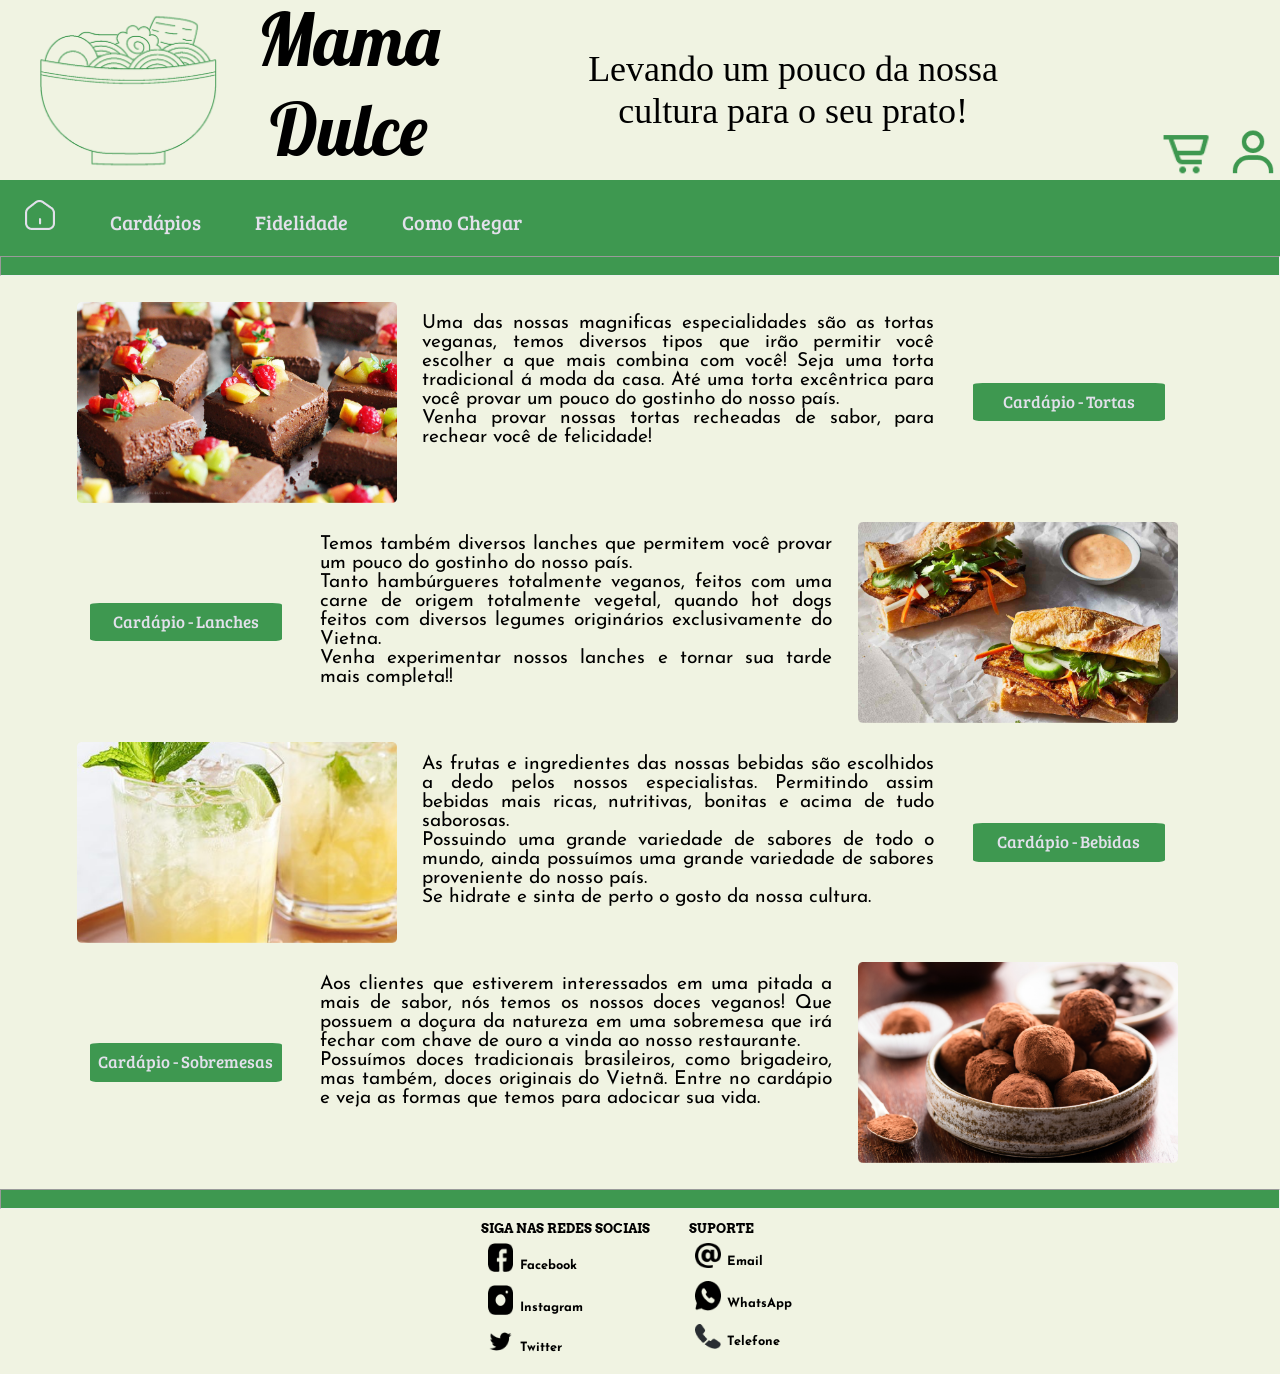
<file: index.html>
<!DOCTYPE html>
<html lang="pt-BR">
<head>
  <meta charset="UTF-8">
  <meta http-equiv="X-UA-Compatible" content="IE=edge">
  <meta name="viewport" content="width=device-width, initial-scale=1.0">
  <link rel="stylesheet" href="css/pattern.css">
  <link rel="stylesheet" href="css/homePage.css">
  <title>Home</title>
</head>
<body>
  <header class="header">
    
    <div class="divLogo">
      <img class="logo" src="img/Logo.png" alt="Logo Mama Dulce">
    </div>
    
    <div class="title">
      Mama<br>Dulce
    </div>
    
    <div class="slogan">
      Levando um pouco da nossa cultura para o seu prato!
    </div>

    <div class="divIconCart" onclick="window.location.href='./Cart.html'">
      <img class="iconCart" src="img/Cart Icon.png" alt="Ícone de um Carrinho de Compras"/>
    </div>

    <div class="divIconAccount" onclick="window.location.href='./Account.html'">
      <img class="iconAccount" src="img/Account Icon.png" alt="Ícone de um Usuário">
    </div>
    
  </header>

  <ul>
    <li><a href="./index.html"><img src="./img/Home Icon.png" alt="Ícone Home"></a></li>
    <li>
      <a href="#">Cardápios</a>
      <ul class="dropdown">
        <li><a href="./MMain.html">Principal</a></li>
        <li><a href="./MPies.html">Tortas</a></li>
        <li><a href="./MSnacks.html">Lanches</a></li>
        <li><a href="./MDrinks.html">Bebidas</a></li>
        <li><a href="./MDesserts.html">Sobremesas</a></li>
      </ul>
    </li>
    <li>
      <a href="#">Fidelidade</a>
      <ul class="dropdown">
        <li><a href="./FPlan.html">Plano Fidelidade</a></li>
        <li><a href="./FPoints.html">Conseguindo Pontos</a></li>
        <li><a href="./FMenu.html">Cardápio Fidelidade</a></li>
      </ul>
    </li>
    <li>
      <a href="#">Como Chegar</a>
      <ul class="dropdown">
        <li><a href="./HTGRestaurants.html">Restaurantes</a></li>
        <li><a href="./HTGDelivery.html">Áreas de Delivery</a></li>
      </ul>
    </li>
  </ul>

  <div class="divCarousel">
  </div>

  <hr class="divBar">

  <div class="divContent">
    <div class="divPies">
      
      <img class="menuPicture" src="./img/Pies/Chocolate Pie.png" alt="Torta de Chocolate">

      <div class="descMenu">

        
        Uma das nossas magnificas especialidades são as tortas veganas, temos diversos tipos que irão permitir você escolher a 
        que mais combina com você! Seja uma torta tradicional á moda da casa. Até uma torta excêntrica para você provar um pouco do 
        gostinho do nosso país.
        <p> Venha provar nossas tortas recheadas de sabor, para rechear você de felicidade! </p>

      </div>
      
      <div class="divButton">
        <button class="buttonMenu" onclick="window.location.href='MPies.html'">Cardápio - Tortas</button>
      </div>
      
    </div>

    <div class="divSnacks">

      <div class="divButton">
        <button class="buttonMenu" onclick="window.location.href='MSnacks.html'"">Cardápio - Lanches</button>
      </div>

      <div class="descMenu">

        Temos também diversos lanches que permitem você provar um pouco do gostinho do nosso país.
        <p> Tanto hambúrgueres totalmente veganos, feitos com uma carne de origem totalmente vegetal, quando hot dogs feitos com 
        diversos legumes originários exclusivamente do Vietna. </p>
        <p> Venha experimentar nossos lanches e tornar sua tarde mais completa!! </p>

      </div>
      
      <img class="menuPicture" src="./img/Snacks/Banh Mi.png" alt="Banh Mi">
      
    </div>

    <div class="divDrinks">

      <img class="menuPicture" src="./img/Drinks/Trah Chanh Hanoi.png" alt="Trah Chanh Hanoi">
      <div class="descMenu">
        
        As frutas e ingredientes das nossas bebidas são escolhidos a dedo pelos nossos especialistas. Permitindo assim bebidas mais ricas, 
        nutritivas, bonitas e acima de tudo saborosas.
        <p> Possuindo uma grande variedade de sabores de todo o mundo, ainda possuímos uma grande variedade de sabores proveniente do 
        nosso país. </p>

        <p> Se hidrate e sinta de perto o gosto da nossa cultura. </p>
      </div>

      <div class="divButton">
        <button class="buttonMenu" onclick="window.location.href='MDrinks.html'">Cardápio - Bebidas</button>
      </div>
    </div>

    <div class="divDesserts">

      <div class="divButton">
        <button class="buttonMenu" onclick="window.location.href='MDesserts.html'">Cardápio - Sobremesas</button>
      </div>
      
      <div class="descMenu">

        Aos clientes que estiverem interessados em uma pitada a mais de sabor, nós temos os nossos doces veganos! Que possuem a doçura da 
        natureza em uma sobremesa que irá fechar com chave de ouro a vinda ao nosso restaurante.
        <p> Possuímos doces tradicionais brasileiros, como brigadeiro, mas também, doces originais do Vietnã. Entre no cardápio e veja as 
        formas que temos para adocicar sua vida. </p>

      </div>

      <img class="menuPicture" src="./img/Desserts/Vegan Brigadeiro.png" alt="Brigadeiro Vegano" ">
      
    </div>
  </div>

  <hr class="divBar">

  <div class="divContacts">
    <div class="divFollow">
      SIGA NAS REDES SOCIAIS

      <div class="contContacts">
        <p class="Contacts"> <img class="imgContacts" src="./img/Facebook Icon.png" alt="Icone do Facebook"> Facebook </p>
        <p class="Contacts"> <img class="imgContacts" src="./img/Instagram Icon.png" alt="Icone do Instagram"> Instagram </p>
        <p class="Contacts"> <img class="imgContacts" src="./img/Twitter Icon.png" alt="Icone do Twitter"> Twitter </p>
      </div>
    </div>

    <div class="divSupport">
      SUPORTE

      <div class="contContacts">
        <p class="Contacts"> <img class="imgContacts" src="./img/Email Icon.png" alt="Icone do Email"> Email </p>
        <p class="Contacts"> <img class="imgContacts" src="./img/WhatsApp Icon.png" alt="Icone do WhatsApp"> WhatsApp </p>
        <p class="Contacts"> <img class="imgContacts" src="./img/Phone Icon.png" alt="Icone de Telefone"> Telefone </p>
      </div>
    </div>
  </div>

</body>
</html>
</file>
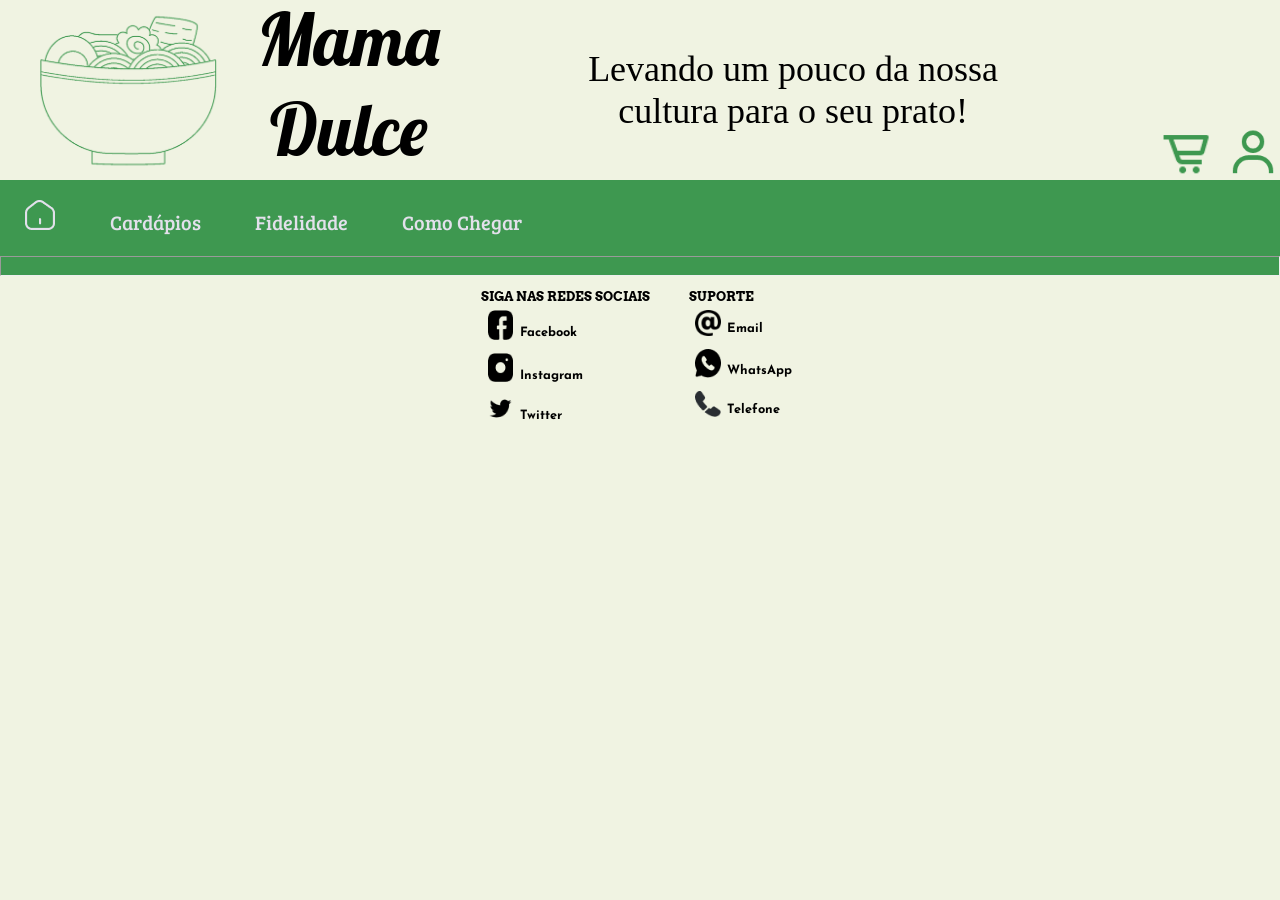
<file: Account.html>
<!DOCTYPE html>
<html lang="pt-BR">
<head>
    <meta charset="UTF-8">
    <meta name="viewport" content="width=device-width, initial-scale=1.0">
    <link rel="stylesheet" href="./css/pattern.css">
    <title>Conta</title>
</head>
<body>
    <header class="header">
    
        <div class="divLogo">
          <img class="logo" src="img/Logo.png" alt="Logo Mama Dulce">
        </div>
        
        <div class="title">
          Mama<br>Dulce
        </div>
        
        <div class="slogan">
          Levando um pouco da nossa cultura para o seu prato!
        </div>
    
        <div class="divIconCart" onclick="window.location.href='./Cart.html'">
          <img class="iconCart" src="img/Cart Icon.png" alt="Ícone de um Carrinho de Compras"/>
        </div>
    
        <div class="divIconAccount" onclick="window.location.href='#'">
          <img class="iconAccount" src="img/Account Icon.png" alt="Ícone de um Usuário">
        </div>
        
      </header>
    
      <ul>
        <li><a href="./index.html"><img src="./img/Home Icon.png" alt="Ícone Home"></a></li>
        <li>
          <a href="#">Cardápios</a>
          <ul class="dropdown">
            <li><a href="./MMain.html">Principal</a></li>
            <li><a href="./MPies.html">Tortas</a></li>
            <li><a href="./MSnacks.html">Lanches</a></li>
            <li><a href="./MDrinks.html">Bebidas</a></li>
            <li><a href="./MDesserts.html">Sobremesas</a></li>
          </ul>
        </li>
        <li>
          <a href="#">Fidelidade</a>
          <ul class="dropdown">
            <li><a href="./FPlan.html">Plano Fidelidade</a></li>
            <li><a href="./FPoints.html">Conseguindo Pontos</a></li>
            <li><a href="./FMenu.html">Cardápio Fidelidade</a></li>
          </ul>
        </li>
        <li>
          <a href="#">Como Chegar</a>
          <ul class="dropdown">
            <li><a href="./HTGRestaurants.html">Restaurantes</a></li>
            <li><a href="./HTGDelivery.html">Áreas de Delivery</a></li>
          </ul>
        </li>
      </ul>
    
      <div class="divContent">
      </div>
    
      <hr class="divBar">
    
      <div class="divContacts">
        <div class="divFollow">
          SIGA NAS REDES SOCIAIS
    
          <div class="contContacts">
            <p class="Contacts"> <img class="imgContacts" src="./img/Facebook Icon.png" alt="Icone do Facebook"> Facebook </p>
            <p class="Contacts"> <img class="imgContacts" src="./img/Instagram Icon.png" alt="Icone do Instagram"> Instagram </p>
            <p class="Contacts"> <img class="imgContacts" src="./img/Twitter Icon.png" alt="Icone do Twitter"> Twitter </p>
          </div>
        </div>
    
        <div class="divSupport">
          SUPORTE
    
          <div class="contContacts">
            <p class="Contacts"> <img class="imgContacts" src="./img/Email Icon.png" alt="Icone do Email"> Email </p>
            <p class="Contacts"> <img class="imgContacts" src="./img/WhatsApp Icon.png" alt="Icone do WhatsApp"> WhatsApp </p>
            <p class="Contacts"> <img class="imgContacts" src="./img/Phone Icon.png" alt="Icone de Telefone"> Telefone </p>
          </div>
        </div>
      </div>
</body>
</html>
</file>
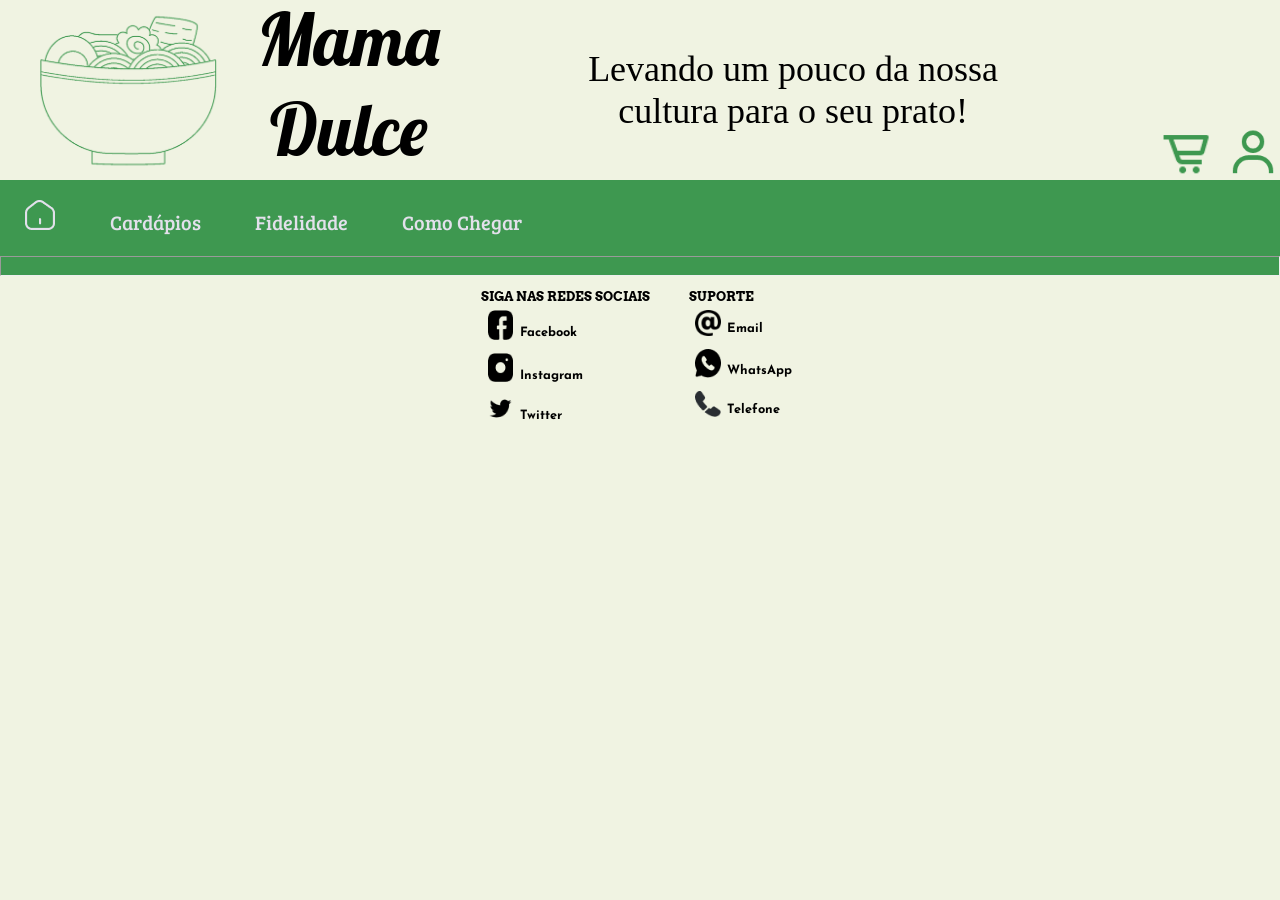
<file: Cart.html>
<!DOCTYPE html>
<html lang="pt-BR">
<head>
    <meta charset="UTF-8">
    <meta name="viewport" content="width=device-width, initial-scale=1.0">
    <link rel="stylesheet" href="css/pattern.css">
    <title>Carrinho</title>
</head>
<body>
    <header class="header">
    
        <div class="divLogo">
          <img class="logo" src="img/Logo.png" alt="Logo Mama Dulce">
        </div>
        
        <div class="title">
          Mama<br>Dulce
        </div>
        
        <div class="slogan">
          Levando um pouco da nossa cultura para o seu prato!
        </div>
    
        <div class="divIconCart" onclick="window.location.href='#'">
          <img class="iconCart" src="img/Cart Icon.png" alt="Ícone de um Carrinho de Compras"/>
        </div>
    
        <div class="divIconAccount" onclick="window.location.href='./Account.html'">
          <img class="iconAccount" src="img/Account Icon.png" alt="Ícone de um Usuário">
        </div>
        
      </header>
    
      <ul>
        <li><a href="./index.html"><img src="./img/Home Icon.png" alt="Ícone Home"></a></li>
        <li>
          <a href="#">Cardápios</a>
          <ul class="dropdown">
            <li><a href="./MMain.html">Principal</a></li>
            <li><a href="./MPies.html">Tortas</a></li>
            <li><a href="./MSnacks.html">Lanches</a></li>
            <li><a href="./MDrinks.html">Bebidas</a></li>
            <li><a href="./MDesserts.html">Sobremesas</a></li>
          </ul>
        </li>
        <li>
          <a href="#">Fidelidade</a>
          <ul class="dropdown">
            <li><a href="./FPlan.html">Plano Fidelidade</a></li>
            <li><a href="./FPoints.html">Conseguindo Pontos</a></li>
            <li><a href="./FMenu.html">Cardápio Fidelidade</a></li>
          </ul>
        </li>
        <li>
          <a href="#">Como Chegar</a>
          <ul class="dropdown">
            <li><a href="./HTGRestaurants.html">Restaurantes</a></li>
            <li><a href="./HTGDelivery.html">Áreas de Delivery</a></li>
          </ul>
        </li>
      </ul>
    
      <div class="divContent">
      </div>
    
      <hr class="divBar">
    
      <div class="divContacts">
        <div class="divFollow">
          SIGA NAS REDES SOCIAIS
    
          <div class="contContacts">
            <p class="Contacts"> <img class="imgContacts" src="./img/Facebook Icon.png" alt="Icone do Facebook"> Facebook </p>
            <p class="Contacts"> <img class="imgContacts" src="./img/Instagram Icon.png" alt="Icone do Instagram"> Instagram </p>
            <p class="Contacts"> <img class="imgContacts" src="./img/Twitter Icon.png" alt="Icone do Twitter"> Twitter </p>
          </div>
        </div>
    
        <div class="divSupport">
          SUPORTE
    
          <div class="contContacts">
            <p class="Contacts"> <img class="imgContacts" src="./img/Email Icon.png" alt="Icone do Email"> Email </p>
            <p class="Contacts"> <img class="imgContacts" src="./img/WhatsApp Icon.png" alt="Icone do WhatsApp"> WhatsApp </p>
            <p class="Contacts"> <img class="imgContacts" src="./img/Phone Icon.png" alt="Icone de Telefone"> Telefone </p>
          </div>
        </div>
      </div>
</body>
</html>
</file>
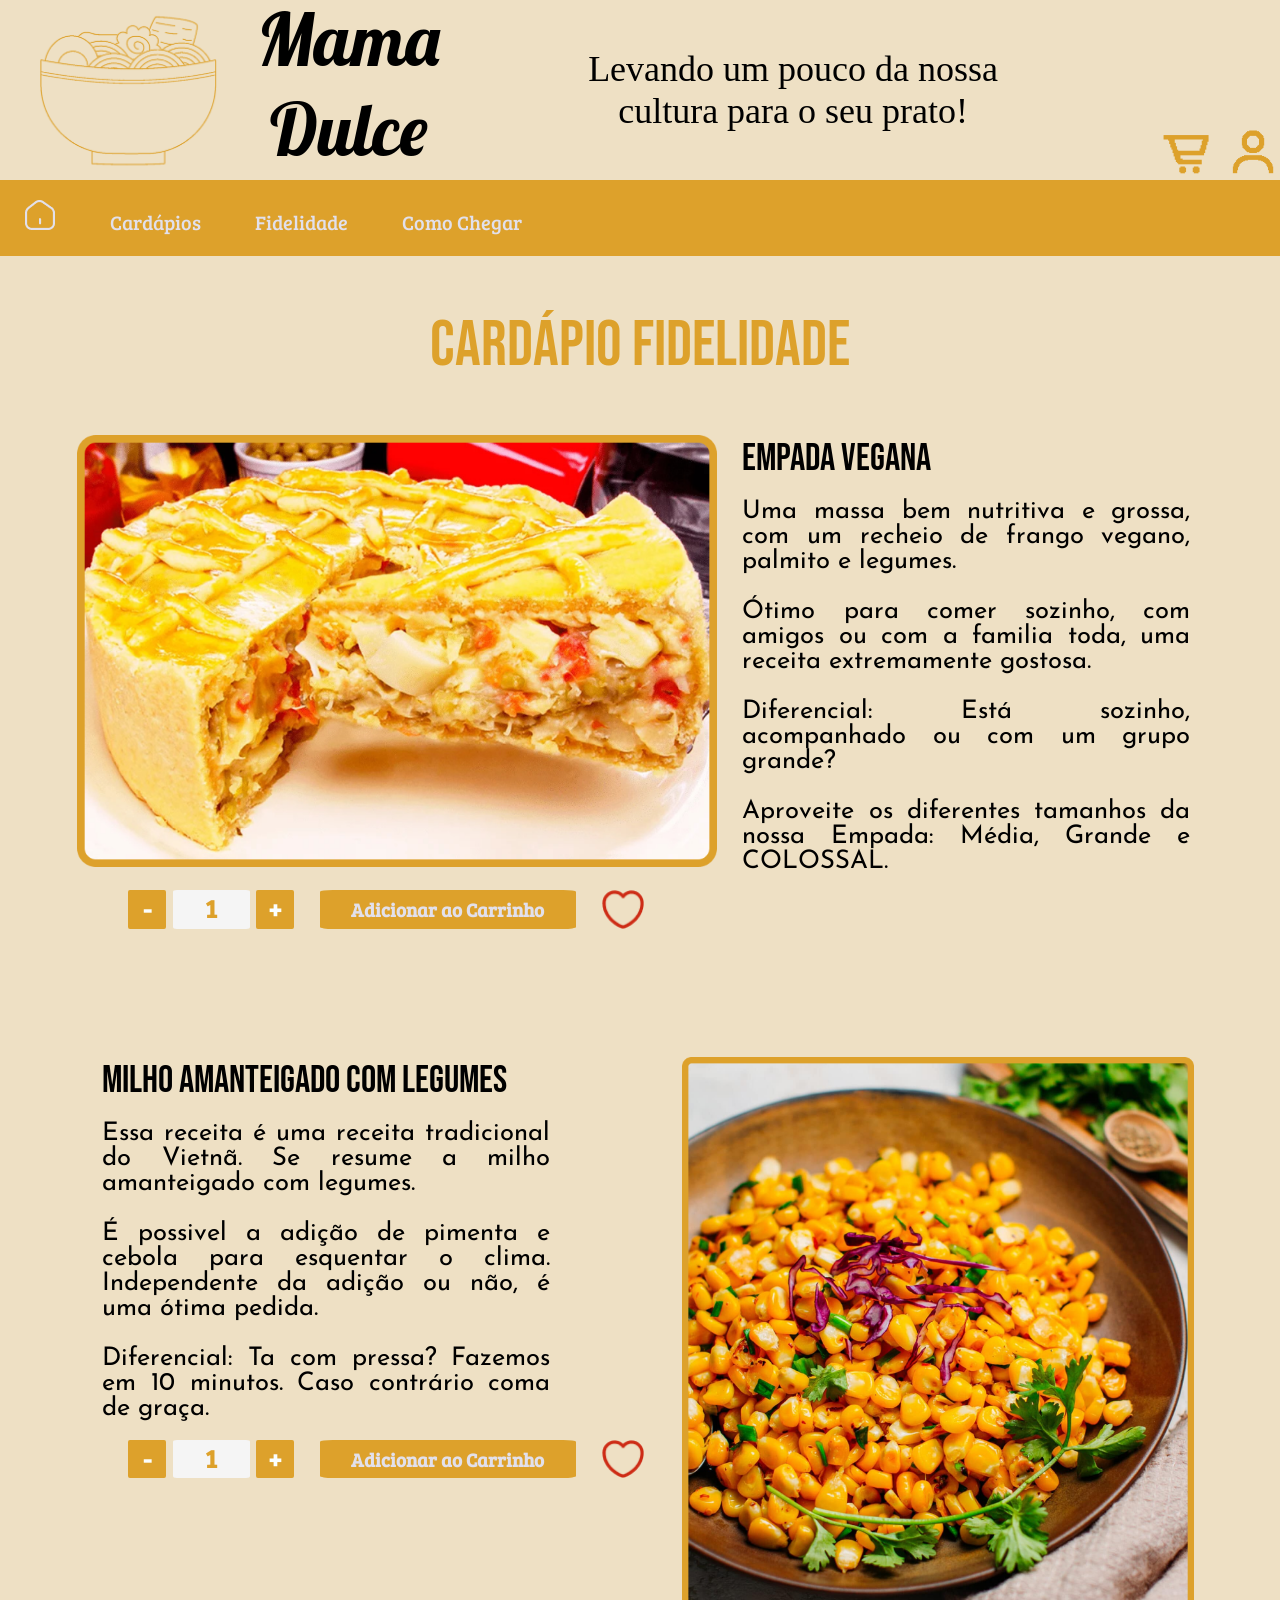
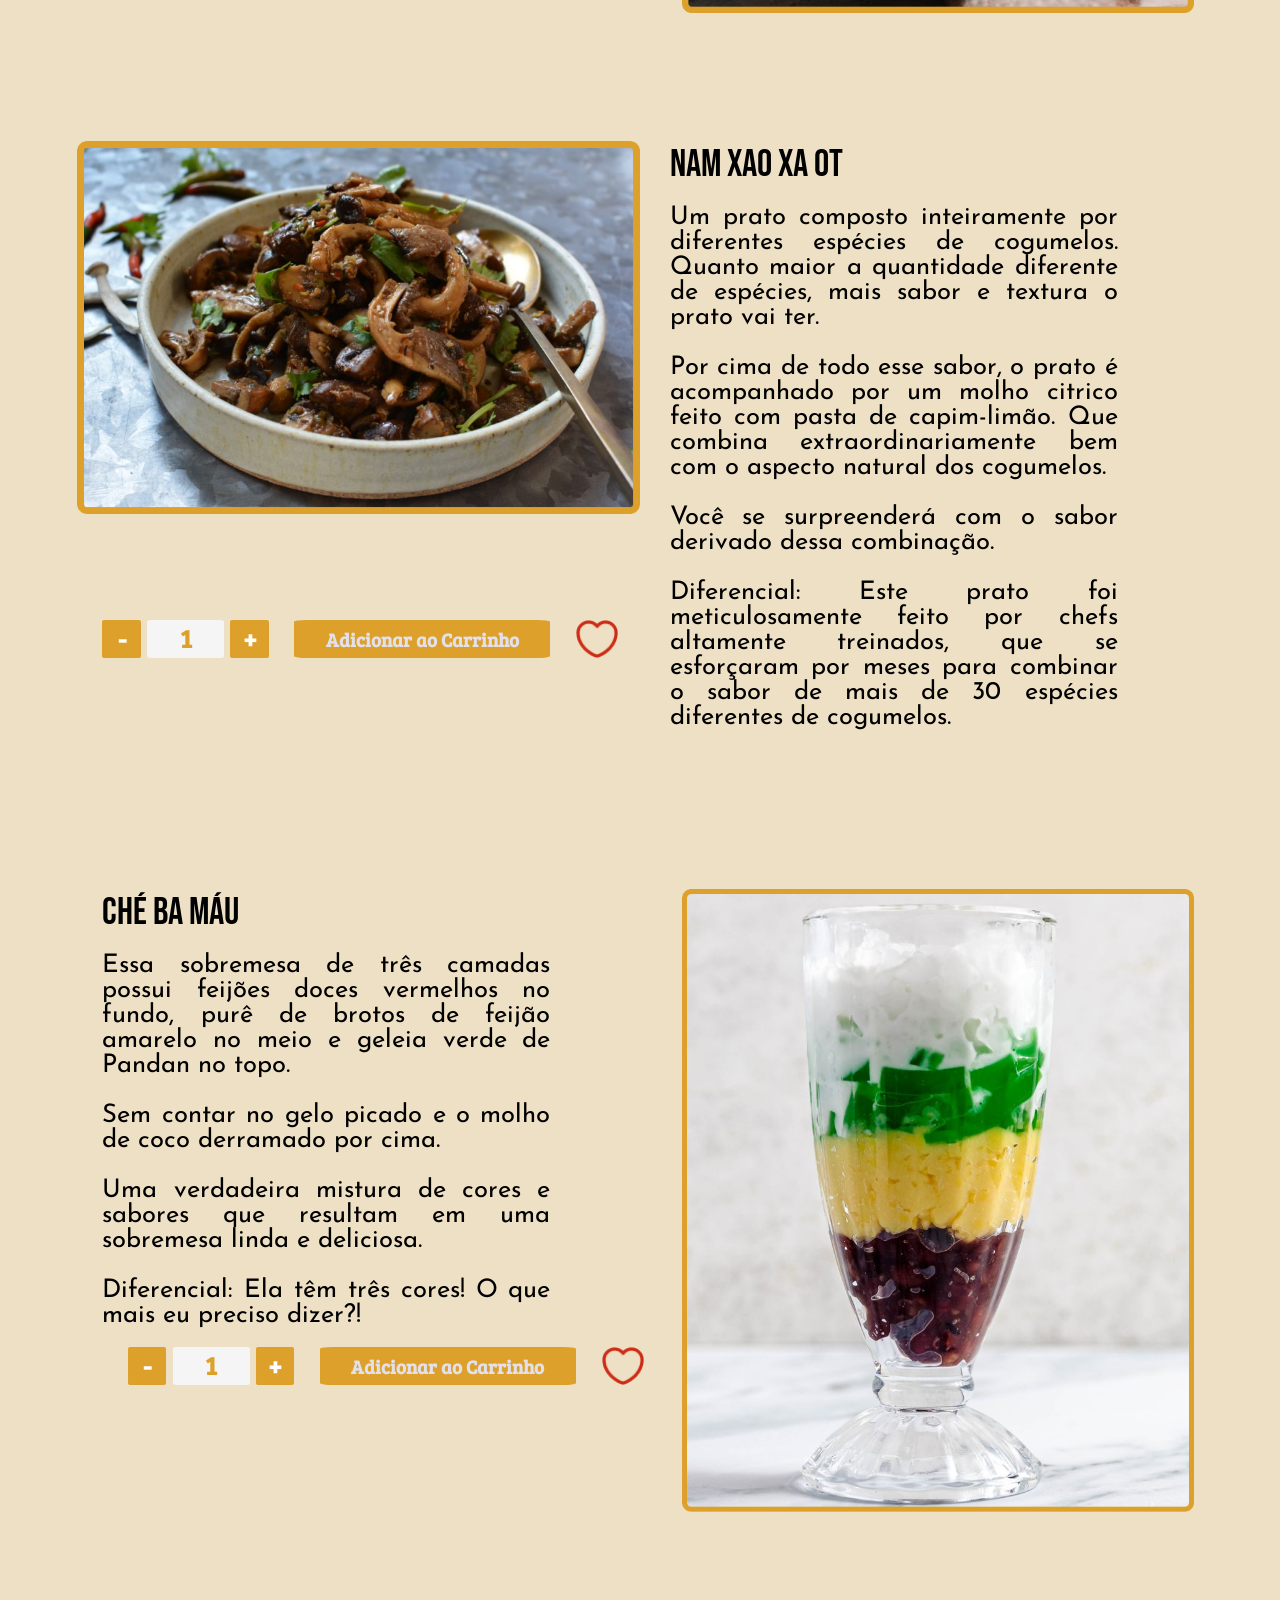
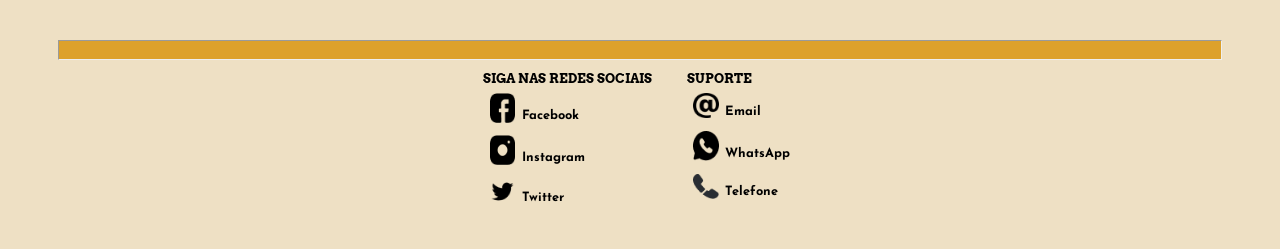
<file: FMenu.html>
<!DOCTYPE html>
<html lang="pt-BR">
<head>
  <meta charset="UTF-8">
  <meta http-equiv="X-UA-Compatible" content="IE=edge">
  <meta name="viewport" content="width=device-width, initial-scale=1.0">
  <link rel="stylesheet" href="./css/fidelity.css">
  <title>Cardápio Fidelidade</title>
</head>
<body>
  <header class="header">
    
    <div class="divLogo">
      <img class="logo" src="img/Fid Logo.png" alt="Logo Mama Dulce">
    </div>
    
    <div class="title">
      Mama<br>Dulce
    </div>
    
    <div class="slogan">
      Levando um pouco da nossa cultura para o seu prato!
    </div>

    <div class="divIconCart" onclick="window.location.href='./Cart.html'">
      <img class="iconCart" src="img/Fid Cart Icon.png" alt="Ícone de um Carrinho de Compras"/>
    </div>

    <div class="divIconAccount" onclick="window.location.href='./Account.html'">
      <img class="iconAccount" src="img/Fid Account Icon.png" alt="Ícone de um Usuário">
    </div>
    
  </header>

  <ul>
    <li><a href="./index.html"><img src="./img/Home Icon.png" alt="Ícone Home"></a></li>
    <li>
      <a href="#">Cardápios</a>
      <ul class="dropdown">
        <li><a href="./MMain.html">Principal</a></li>
        <li><a href="./MPies.html">Tortas</a></li>
        <li><a href="./MSnacks.html">Lanches</a></li>
        <li><a href="./MDrinks.html">Bebidas</a></li>
        <li><a href="./MDesserts.html">Sobremesas</a></li>
      </ul>
    </li>
    <li>
      <a href="#">Fidelidade</a>
      <ul class="dropdown">
        <li><a href="./FPlan.html">Plano Fidelidade</a></li>
        <li><a href="./FPoints.html">Conseguindo Pontos</a></li>
        <li><a href="./FMenu.html">Cardápio Fidelidade</a></li>
      </ul>
    </li>
    <li>
      <a href="#">Como Chegar</a>
      <ul class="dropdown">
        <li><a href="./HTGRestaurants.html">Restaurantes</a></li>
        <li><a href="./HTGDelivery.html">Áreas de Delivery</a></li>
      </ul>
    </li>
  </ul>

  <div class="menuTitle">
    CARDÁPIO FIDELIDADE
  </div>

  <div class="divContent">
    <div class="divFood">
      
      <div>
        <img class="pictureEmpada" src="./img/Fidelity/Vegan Empada.png" alt="Empada Vegana">
        
        <div class="divButtons">

          <button class="buttonMinus">-</button>

          <div class="divNumber">1</div>

          <button class="buttonPlus">+</button>

          <button class="buttonCart" onclick="window.location.href='#'">Adicionar ao Carrinho</button>

          <img class="buttonFav" src="./img/Favorite Icon.png" alt="Favoritar">
        </div>
      </div>

      <div>
        <div class="foodTitle">
          EMPADA VEGANA
        </div>

        <div class="descEmpada">
          
          <p> Uma massa bem nutritiva e grossa, com um recheio de frango vegano, palmito e legumes. </p> <br>
          <p> Ótimo para comer sozinho, com amigos ou com a familia toda, uma receita extremamente gostosa. </p> <br>
          <p> Diferencial: Está sozinho, acompanhado ou com um grupo grande? </p> <br>
          <p> Aproveite os diferentes tamanhos da nossa Empada: Média, Grande e COLOSSAL. </p> <br>

 
        </div>
        
      </div>
      
    </div>

    <div class="divFood">

      <div>
        <div class="foodTitle">
          MILHO AMANTEIGADO COM LEGUMES
        </div>

        <div class="descCorn">
          
          <p> Essa receita é uma receita tradicional do Vietnã. Se resume a milho amanteigado com legumes. </p> <br>
          <p> É possivel a adição de pimenta e cebola para esquentar o clima. Independente da adição ou não, é uma ótima pedida. </p> <br>
          <p> Diferencial: Ta com pressa? Fazemos em 10 minutos. Caso contrário coma de graça. </p>
  
        </div>
        
        <div class="divButtons">

          <button class="buttonMinus">-</button>

          <div class="divNumber">1</div>

          <button class="buttonPlus">+</button>

          <button class="buttonCart" onclick="window.location.href='#'">Adicionar ao Carrinho</button>

          <img class="buttonFav" src="./img/Favorite Icon.png" alt="Favoritar">
        </div>
      </div>

      <img class="pictureCorn" src="./img/Fidelity/Buttered Corn with Scallion.png" alt="Milho Amanteigado com Legumes">
      
    </div>

    <div class="divFood">
      
      <div>
        <img class="pictureNam" src="./img/Fidelity/Nam Xao Xa Ot.png" alt="Nam Xao Xa Ot">
        
        <div class="divButtons" style="margin: 8vw 0vw;">

          <button class="buttonMinus">-</button>

          <div class="divNumber">1</div>

          <button class="buttonPlus">+</button>

          <button class="buttonCart" onclick="window.location.href='#'">Adicionar ao Carrinho</button>

          <img class="buttonFav" src="./img/Favorite Icon.png" alt="Favoritar">
        </div>
      </div>

      <div>
        <div class="foodTitle">
          NAM XAO XA OT
        </div>

        <div class="descNam">
          
          <p> Um prato composto inteiramente por diferentes espécies de cogumelos. Quanto maior a quantidade diferente de espécies, mais 
          sabor e textura o prato vai ter. </p> <br>
          <p> Por cima de todo esse sabor, o prato é acompanhado por um molho citrico feito com pasta de capim-limão. Que combina 
          extraordinariamente bem com o aspecto natural dos cogumelos. </p> <br>
          <p> Você se surpreenderá com o sabor derivado dessa combinação. </p> <br>
          <p> Diferencial: Este prato foi meticulosamente feito por chefs altamente treinados, que se esforçaram por meses para combinar 
          o sabor de mais de 30 espécies diferentes de cogumelos. </p>

        </div>
        
      </div>
      
    </div>

    <div class="divFood">

      <div>
        <div class="foodTitle">
          CHÉ BA MÁU
        </div>

        <div class="descChe">
          
          <p>Essa sobremesa de três camadas possui feijões doces vermelhos no fundo, purê de brotos de feijão amarelo no meio e geleia
          verde de Pandan no topo. </p> <br>
          <p> Sem contar no gelo picado e o molho de coco derramado por cima. </p> <br>
          <p> Uma verdadeira mistura de cores e sabores que resultam em uma sobremesa linda e deliciosa. </p> <br>
          <p> Diferencial: Ela têm três cores! O que mais eu preciso dizer?! </p>
  
        </div>
        
        <div class="divButtons">

          <button class="buttonMinus">-</button>

          <div class="divNumber">1</div>

          <button class="buttonPlus">+</button>

          <button class="buttonCart" onclick="window.location.href='#'">Adicionar ao Carrinho</button>

          <img class="buttonFav" src="./img/Favorite Icon.png" alt="Favoritar">
        </div>
      </div>

      <img class="pictureChe" src="./img/Fidelity/Che Ba Máu.png" alt="Ché Ba Máu">
      
    </div>

  <hr class="divBar">

  <div class="divContacts">
    <div class="divFollow">
      SIGA NAS REDES SOCIAIS

      <div class="contContacts">
        <p class="Contacts"> <img class="imgContacts" src="./img/Facebook Icon.png" alt="Icone do Facebook"> Facebook </p>
        <p class="Contacts"> <img class="imgContacts" src="./img/Instagram Icon.png" alt="Icone do Instagram"> Instagram </p>
        <p class="Contacts"> <img class="imgContacts" src="./img/Twitter Icon.png" alt="Icone do Twitter"> Twitter </p>
      </div>
    </div>

    <div class="divSupport">
      SUPORTE

      <div class="contContacts">
        <p class="Contacts"> <img class="imgContacts" src="./img/Email Icon.png" alt="Icone do Email"> Email </p>
        <p class="Contacts"> <img class="imgContacts" src="./img/WhatsApp Icon.png" alt="Icone do WhatsApp"> WhatsApp </p>
        <p class="Contacts"> <img class="imgContacts" src="./img/Phone Icon.png" alt="Icone de Telefone"> Telefone </p>
      </div>
    </div>
  </div>
</body>
</html>
</file>
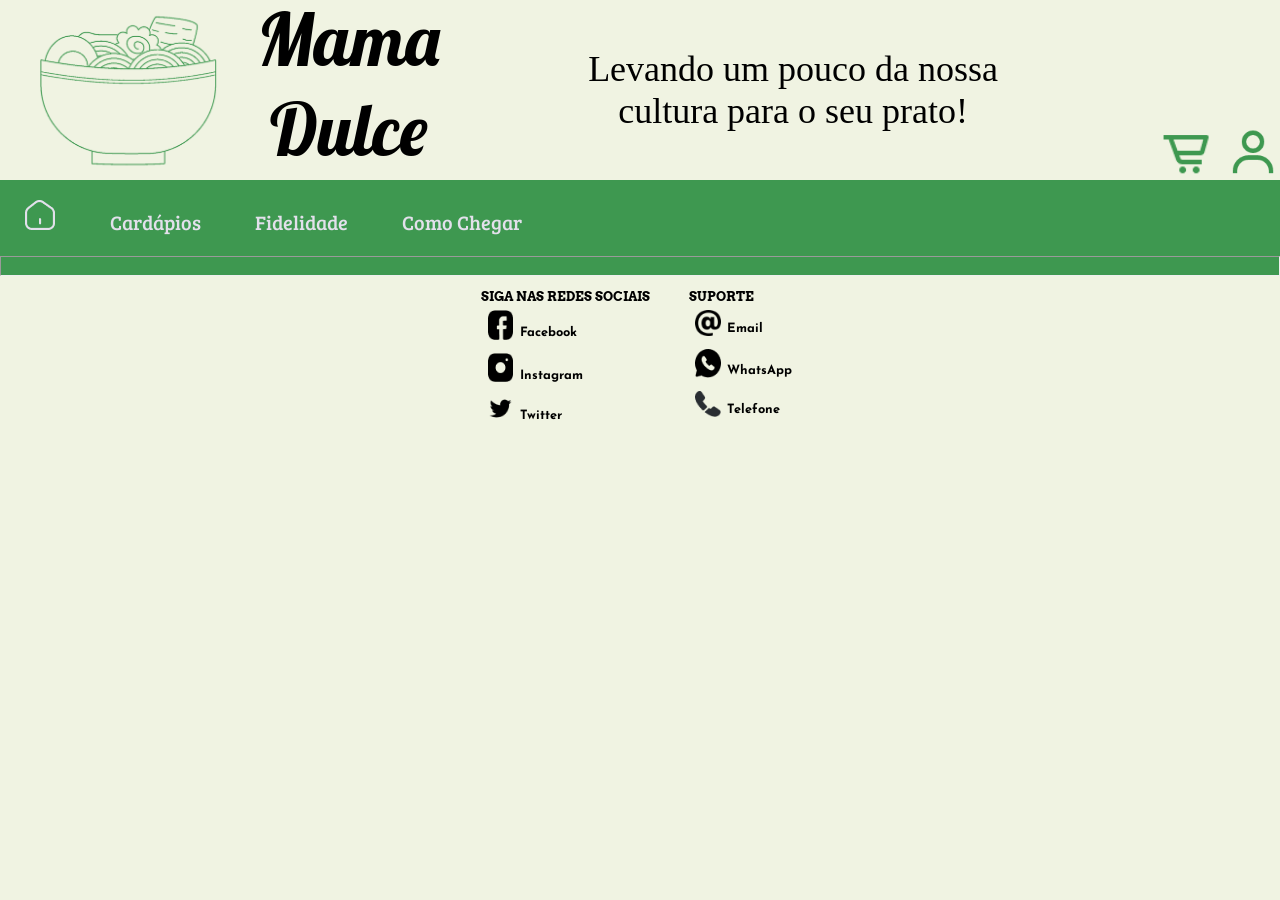
<file: FPlan.html>
<!DOCTYPE html>
<html lang="pt-BR">
<head>
    <meta charset="UTF-8">
    <meta name="viewport" content="width=device-width, initial-scale=1.0">
    <link rel="stylesheet" href="css/pattern.css">
    <title>Plano Fidelidade</title>
</head>
<body>
    <header class="header">
    
        <div class="divLogo">
          <img class="logo" src="img/Logo.png" alt="Logo Mama Dulce">
        </div>
        
        <div class="title">
          Mama<br>Dulce
        </div>
        
        <div class="slogan">
          Levando um pouco da nossa cultura para o seu prato!
        </div>
    
        <div class="divIconCart" onclick="window.location.href='./Cart.html'">
          <img class="iconCart" src="img/Cart Icon.png" alt="Ícone de um Carrinho de Compras"/>
        </div>
    
        <div class="divIconAccount" onclick="window.location.href='./Account.html'">
          <img class="iconAccount" src="img/Account Icon.png" alt="Ícone de um Usuário">
        </div>
        
      </header>
    
      <ul>
        <li><a href="./index.html"><img src="./img/Home Icon.png" alt="Ícone Home"></a></li>
        <li>
          <a href="#">Cardápios</a>
          <ul class="dropdown">
            <li><a href="./MMain.html">Principal</a></li>
            <li><a href="./MPies.html">Tortas</a></li>
            <li><a href="./MSnacks.html">Lanches</a></li>
            <li><a href="./MDrinks.html">Bebidas</a></li>
            <li><a href="./MDesserts.html">Sobremesas</a></li>
          </ul>
        </li>
        <li>
          <a href="#">Fidelidade</a>
          <ul class="dropdown">
            <li><a href="./FPlan.html">Plano Fidelidade</a></li>
            <li><a href="./FPoints.html">Conseguindo Pontos</a></li>
            <li><a href="./FMenu.html">Cardápio Fidelidade</a></li>
          </ul>
        </li>
        <li>
          <a href="#">Como Chegar</a>
          <ul class="dropdown">
            <li><a href="./HTGRestaurants.html">Restaurantes</a></li>
            <li><a href="./HTGDelivery.html">Áreas de Delivery</a></li>
          </ul>
        </li>
      </ul>
    
      <div class="divContent">
      </div>
    
      <hr class="divBar">
    
      <div class="divContacts">
        <div class="divFollow">
          SIGA NAS REDES SOCIAIS
    
          <div class="contContacts">
            <p class="Contacts"> <img class="imgContacts" src="./img/Facebook Icon.png" alt="Icone do Facebook"> Facebook </p>
            <p class="Contacts"> <img class="imgContacts" src="./img/Instagram Icon.png" alt="Icone do Instagram"> Instagram </p>
            <p class="Contacts"> <img class="imgContacts" src="./img/Twitter Icon.png" alt="Icone do Twitter"> Twitter </p>
          </div>
        </div>
    
        <div class="divSupport">
          SUPORTE
    
          <div class="contContacts">
            <p class="Contacts"> <img class="imgContacts" src="./img/Email Icon.png" alt="Icone do Email"> Email </p>
            <p class="Contacts"> <img class="imgContacts" src="./img/WhatsApp Icon.png" alt="Icone do WhatsApp"> WhatsApp </p>
            <p class="Contacts"> <img class="imgContacts" src="./img/Phone Icon.png" alt="Icone de Telefone"> Telefone </p>
          </div>
        </div>
      </div>
</body>
</html>
</file>
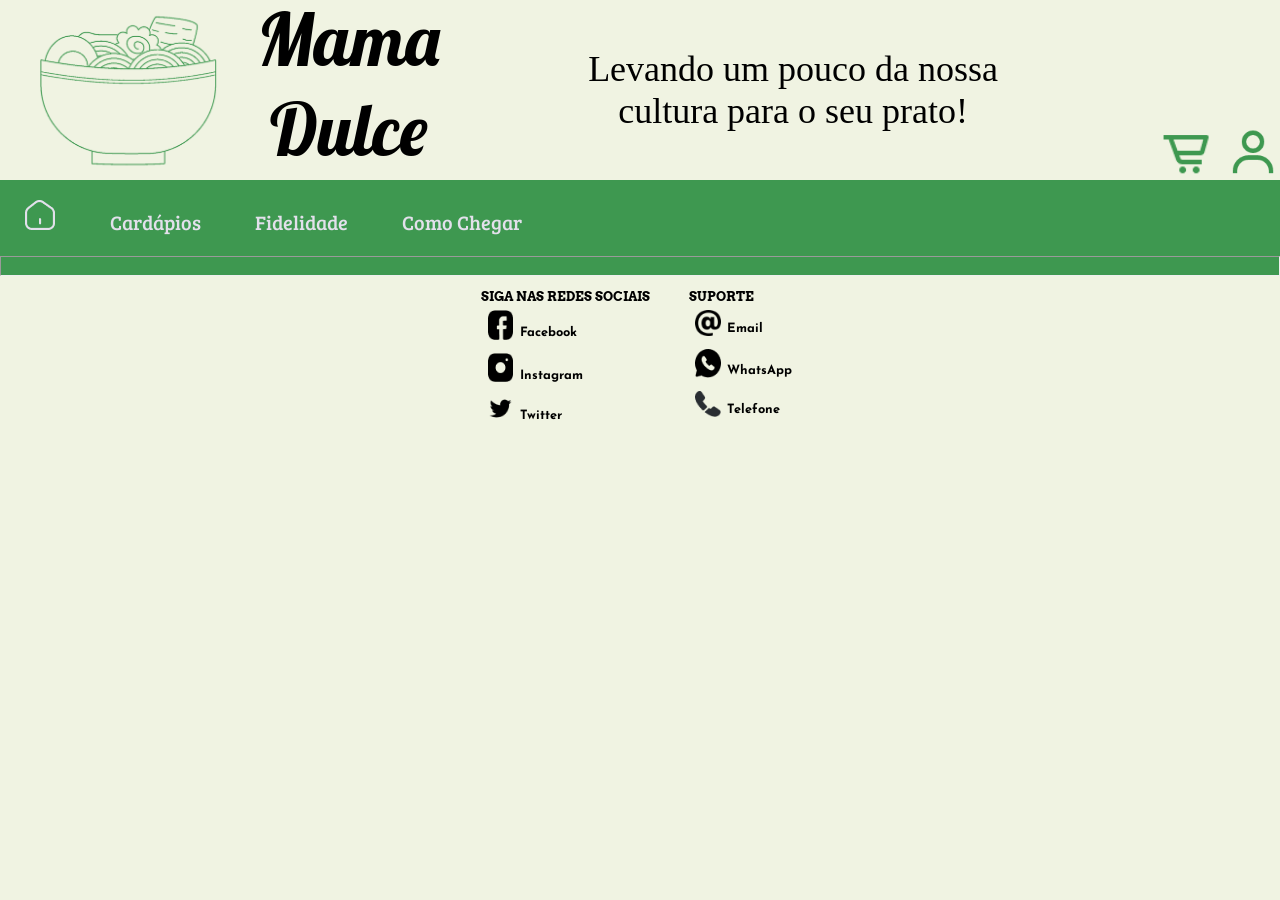
<file: FPoints.html>
<!DOCTYPE html>
<html lang="pt-BR">
<head>
  <meta charset="UTF-8">
  <meta http-equiv="X-UA-Compatible" content="IE=edge">
  <meta name="viewport" content="width=device-width, initial-scale=1.0">
  <link rel="stylesheet" href="css/pattern.css">
  <title>Conseguindo Pontos</title>
</head>
<body>
  <header class="header">
    
    <div class="divLogo">
      <img class="logo" src="img/Logo.png" alt="Logo Mama Dulce">
    </div>
    
    <div class="title">
      Mama<br>Dulce
    </div>
    
    <div class="slogan">
      Levando um pouco da nossa cultura para o seu prato!
    </div>

    <div class="divIconCart" onclick="window.location.href='./Cart.html'">
      <img class="iconCart" src="img/Cart Icon.png" alt="Ícone de um Carrinho de Compras"/>
    </div>

    <div class="divIconAccount" onclick="window.location.href='./Account.html'">
      <img class="iconAccount" src="img/Account Icon.png" alt="Ícone de um Usuário">
    </div>
    
  </header>

  <ul>
    <li><a href="./index.html"><img src="./img/Home Icon.png" alt="Ícone Home"></a></li>
    <li>
      <a href="#">Cardápios</a>
      <ul class="dropdown">
        <li><a href="./MMain.html">Principal</a></li>
        <li><a href="./MPies.html">Tortas</a></li>
        <li><a href="./MSnacks.html">Lanches</a></li>
        <li><a href="./MDrinks.html">Bebidas</a></li>
        <li><a href="./MDesserts.html">Sobremesas</a></li>
      </ul>
    </li>
    <li>
      <a href="#">Fidelidade</a>
      <ul class="dropdown">
        <li><a href="./FPlan.html">Plano Fidelidade</a></li>
        <li><a href="./FPoints.html">Conseguindo Pontos</a></li>
        <li><a href="./FMenu.html">Cardápio Fidelidade</a></li>
      </ul>
    </li>
    <li>
      <a href="#">Como Chegar</a>
      <ul class="dropdown">
        <li><a href="./HTGRestaurants.html">Restaurantes</a></li>
        <li><a href="./HTGDelivery.html">Áreas de Delivery</a></li>
      </ul>
    </li>
  </ul>

  <div class="divContent">
  </div>

  <hr class="divBar">

  <div class="divContacts">
    <div class="divFollow">
      SIGA NAS REDES SOCIAIS

      <div class="contContacts">
        <p class="Contacts"> <img class="imgContacts" src="./img/Facebook Icon.png" alt="Icone do Facebook"> Facebook </p>
        <p class="Contacts"> <img class="imgContacts" src="./img/Instagram Icon.png" alt="Icone do Instagram"> Instagram </p>
        <p class="Contacts"> <img class="imgContacts" src="./img/Twitter Icon.png" alt="Icone do Twitter"> Twitter </p>
      </div>
    </div>

    <div class="divSupport">
      SUPORTE

      <div class="contContacts">
        <p class="Contacts"> <img class="imgContacts" src="./img/Email Icon.png" alt="Icone do Email"> Email </p>
        <p class="Contacts"> <img class="imgContacts" src="./img/WhatsApp Icon.png" alt="Icone do WhatsApp"> WhatsApp </p>
        <p class="Contacts"> <img class="imgContacts" src="./img/Phone Icon.png" alt="Icone de Telefone"> Telefone </p>
      </div>
    </div>
  </div>
</body>
</html>
</file>
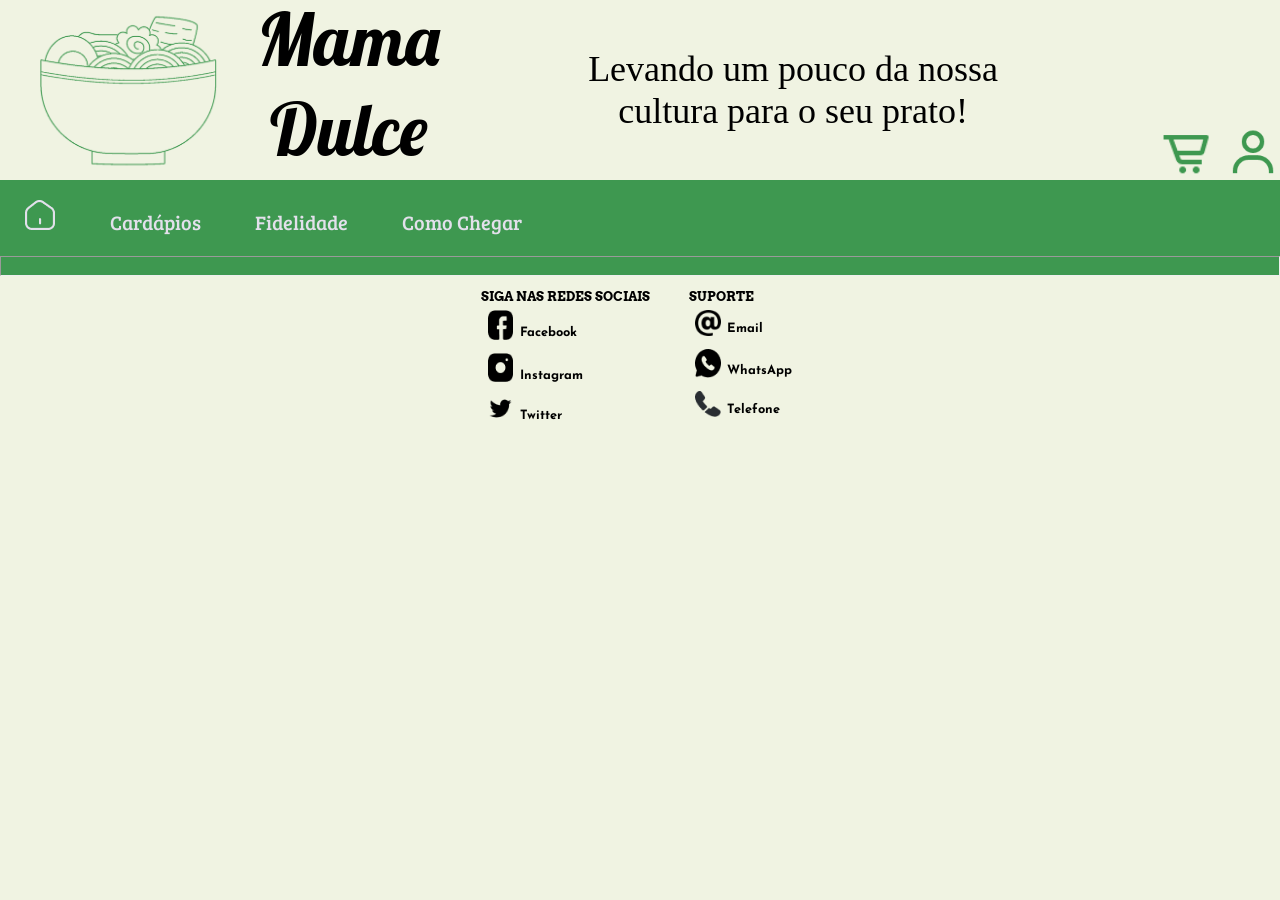
<file: HTGDelivery.html>
<!DOCTYPE html>
<html lang="pt-BR">
<head>
    <meta charset="UTF-8">
    <meta name="viewport" content="width=device-width, initial-scale=1.0">
    <link rel="stylesheet" href="css/pattern.css">
    <title>Delivery</title>
</head>
<body>
    <header class="header">
    
        <div class="divLogo">
          <img class="logo" src="img/Logo.png" alt="Logo Mama Dulce">
        </div>
        
        <div class="title">
          Mama<br>Dulce
        </div>
        
        <div class="slogan">
          Levando um pouco da nossa cultura para o seu prato!
        </div>
    
        <div class="divIconCart" onclick="window.location.href='./Cart.html'">
          <img class="iconCart" src="img/Cart Icon.png" alt="Ícone de um Carrinho de Compras"/>
        </div>
    
        <div class="divIconAccount" onclick="window.location.href='./Account.html'">
          <img class="iconAccount" src="img/Account Icon.png" alt="Ícone de um Usuário">
        </div>
        
      </header>
    
      <ul>
        <li><a href="./index.html"><img src="./img/Home Icon.png" alt="Ícone Home"></a></li>
        <li>
          <a href="#">Cardápios</a>
          <ul class="dropdown">
            <li><a href="./MMain.html">Principal</a></li>
            <li><a href="./MPies.html">Tortas</a></li>
            <li><a href="./MSnacks.html">Lanches</a></li>
            <li><a href="./MDrinks.html">Bebidas</a></li>
            <li><a href="./MDesserts.html">Sobremesas</a></li>
          </ul>
        </li>
        <li>
          <a href="#">Fidelidade</a>
          <ul class="dropdown">
            <li><a href="./FPlan.html">Plano Fidelidade</a></li>
            <li><a href="./FPoints.html">Conseguindo Pontos</a></li>
            <li><a href="./FMenu.html">Cardápio Fidelidade</a></li>
          </ul>
        </li>
        <li>
          <a href="#">Como Chegar</a>
          <ul class="dropdown">
            <li><a href="./HTGRestaurants.html">Restaurantes</a></li>
            <li><a href="./HTGDelivery.html">Áreas de Delivery</a></li>
          </ul>
        </li>
      </ul>
    
      <div class="divContent">
      </div>
    
      <hr class="divBar">
    
      <div class="divContacts">
        <div class="divFollow">
          SIGA NAS REDES SOCIAIS
    
          <div class="contContacts">
            <p class="Contacts"> <img class="imgContacts" src="./img/Facebook Icon.png" alt="Icone do Facebook"> Facebook </p>
            <p class="Contacts"> <img class="imgContacts" src="./img/Instagram Icon.png" alt="Icone do Instagram"> Instagram </p>
            <p class="Contacts"> <img class="imgContacts" src="./img/Twitter Icon.png" alt="Icone do Twitter"> Twitter </p>
          </div>
        </div>
    
        <div class="divSupport">
          SUPORTE
    
          <div class="contContacts">
            <p class="Contacts"> <img class="imgContacts" src="./img/Email Icon.png" alt="Icone do Email"> Email </p>
            <p class="Contacts"> <img class="imgContacts" src="./img/WhatsApp Icon.png" alt="Icone do WhatsApp"> WhatsApp </p>
            <p class="Contacts"> <img class="imgContacts" src="./img/Phone Icon.png" alt="Icone de Telefone"> Telefone </p>
          </div>
        </div>
      </div>
</body>
</html>
</file>
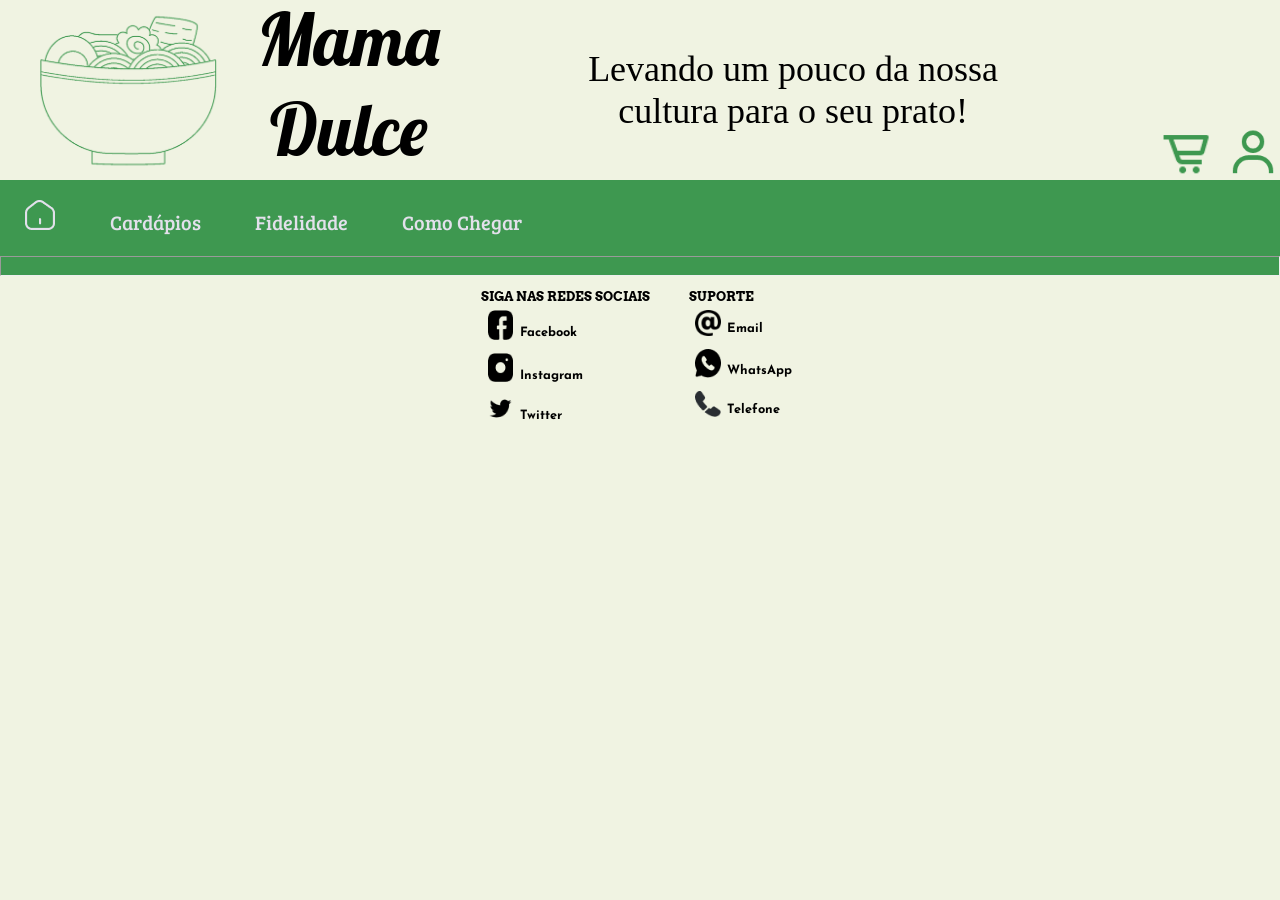
<file: HTGRestaurants.html>
<!DOCTYPE html>
<html lang="pt-BR">
<head>
  <meta charset="UTF-8">
  <meta http-equiv="X-UA-Compatible" content="IE=edge">
  <meta name="viewport" content="width=device-width, initial-scale=1.0">
  <link rel="stylesheet" href="css/pattern.css">
  <title>Restaurantes</title>
</head>
<body>
  <header class="header">
    
    <div class="divLogo">
      <img class="logo" src="img/Logo.png" alt="Logo Mama Dulce">
    </div>
    
    <div class="title">
      Mama<br>Dulce
    </div>
    
    <div class="slogan">
      Levando um pouco da nossa cultura para o seu prato!
    </div>

    <div class="divIconCart" onclick="window.location.href='./Cart.html'">
      <img class="iconCart" src="img/Cart Icon.png" alt="Ícone de um Carrinho de Compras"/>
    </div>

    <div class="divIconAccount" onclick="window.location.href='./Account.html'">
      <img class="iconAccount" src="img/Account Icon.png" alt="Ícone de um Usuário">
    </div>
    
  </header>

  <ul>
    <li><a href="./index.html"><img src="./img/Home Icon.png" alt="Ícone Home"></a></li>
    <li>
      <a href="#">Cardápios</a>
      <ul class="dropdown">
        <li><a href="./MMain.html">Principal</a></li>
        <li><a href="./MPies.html">Tortas</a></li>
        <li><a href="./MSnacks.html">Lanches</a></li>
        <li><a href="./MDrinks.html">Bebidas</a></li>
        <li><a href="./MDesserts.html">Sobremesas</a></li>
      </ul>
    </li>
    <li>
      <a href="#">Fidelidade</a>
      <ul class="dropdown">
        <li><a href="./FPlan.html">Plano Fidelidade</a></li>
        <li><a href="./FPoints.html">Conseguindo Pontos</a></li>
        <li><a href="./FMenu.html">Cardápio Fidelidade</a></li>
      </ul>
    </li>
    <li>
      <a href="#">Como Chegar</a>
      <ul class="dropdown">
        <li><a href="./HTGRestaurants.html">Restaurantes</a></li>
        <li><a href="./HTGDelivery.html">Áreas de Delivery</a></li>
      </ul>
    </li>
  </ul>

  <div class="divContent">
  </div>

  <hr class="divBar">

  <div class="divContacts">
    <div class="divFollow">
      SIGA NAS REDES SOCIAIS

      <div class="contContacts">
        <p class="Contacts"> <img class="imgContacts" src="./img/Facebook Icon.png" alt="Icone do Facebook"> Facebook </p>
        <p class="Contacts"> <img class="imgContacts" src="./img/Instagram Icon.png" alt="Icone do Instagram"> Instagram </p>
        <p class="Contacts"> <img class="imgContacts" src="./img/Twitter Icon.png" alt="Icone do Twitter"> Twitter </p>
      </div>
    </div>

    <div class="divSupport">
      SUPORTE

      <div class="contContacts">
        <p class="Contacts"> <img class="imgContacts" src="./img/Email Icon.png" alt="Icone do Email"> Email </p>
        <p class="Contacts"> <img class="imgContacts" src="./img/WhatsApp Icon.png" alt="Icone do WhatsApp"> WhatsApp </p>
        <p class="Contacts"> <img class="imgContacts" src="./img/Phone Icon.png" alt="Icone de Telefone"> Telefone </p>
      </div>
    </div>
  </div>

</body>
</html>
</file>
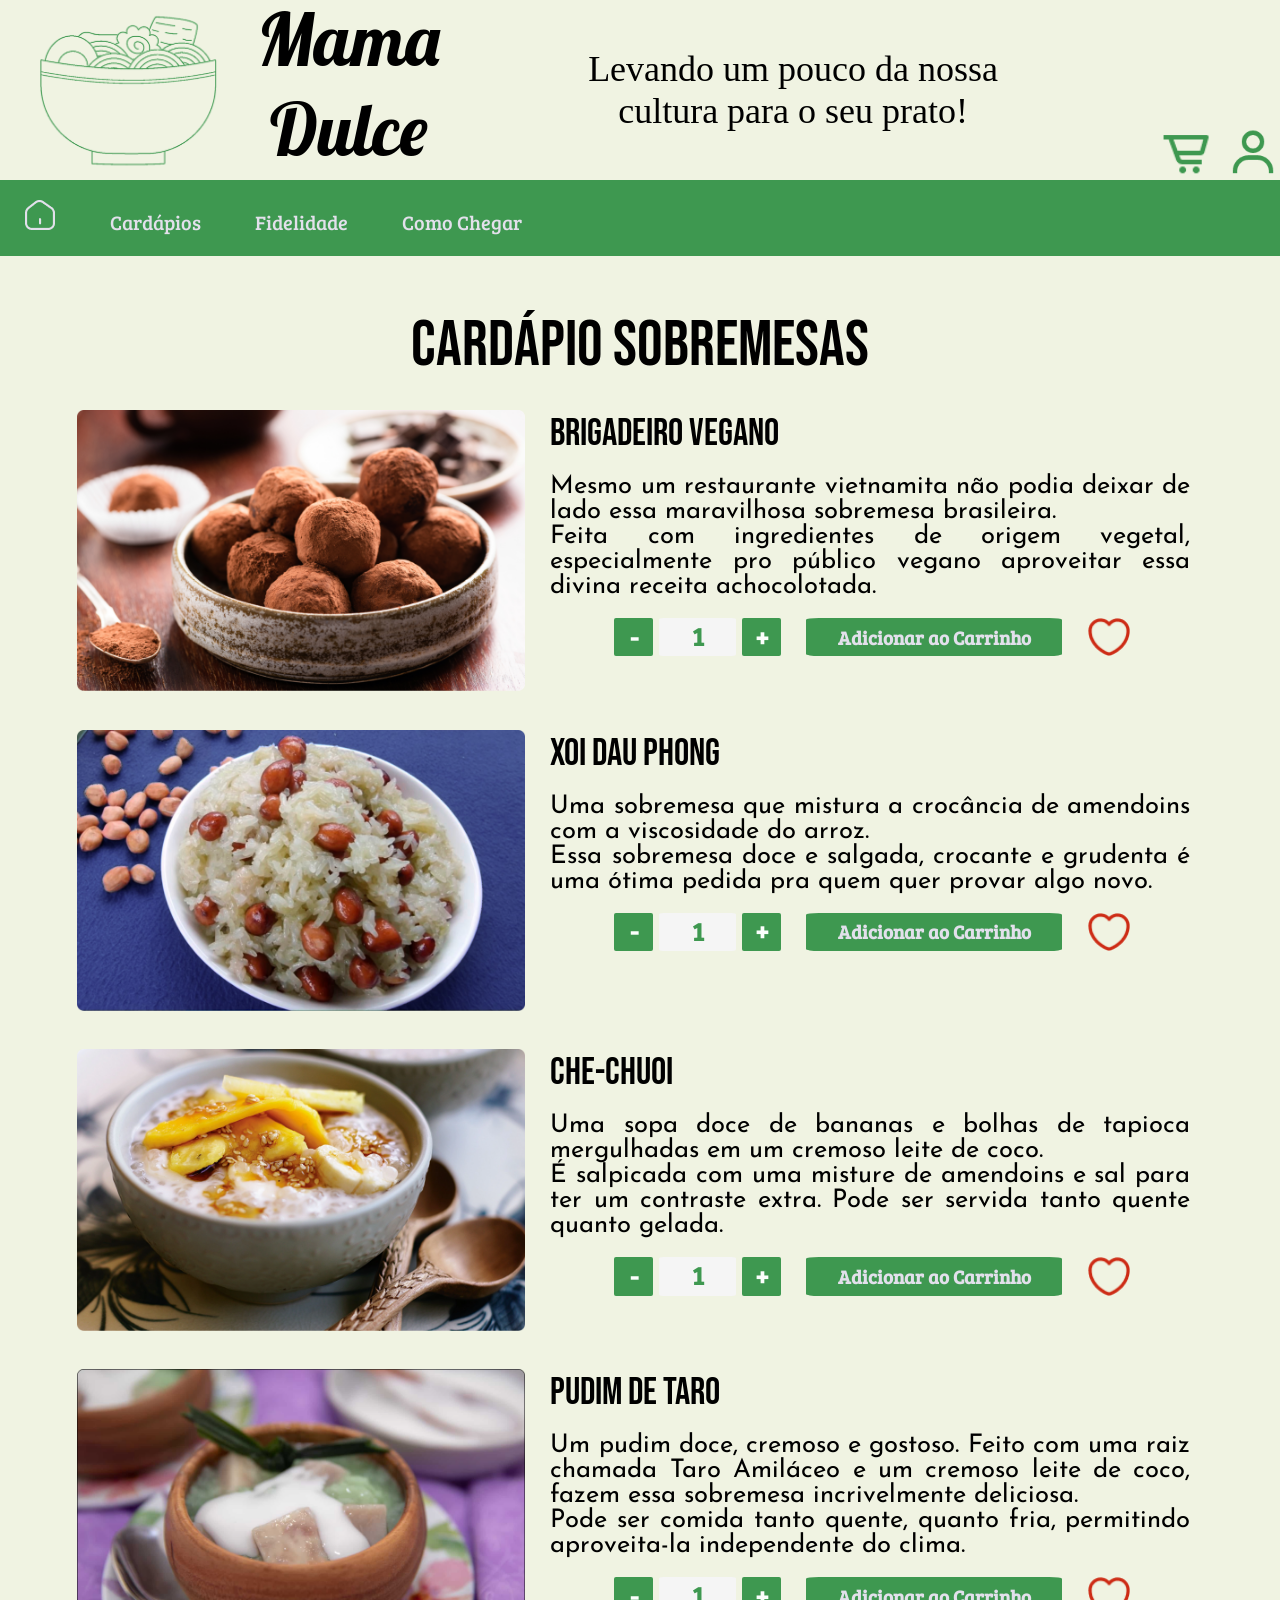
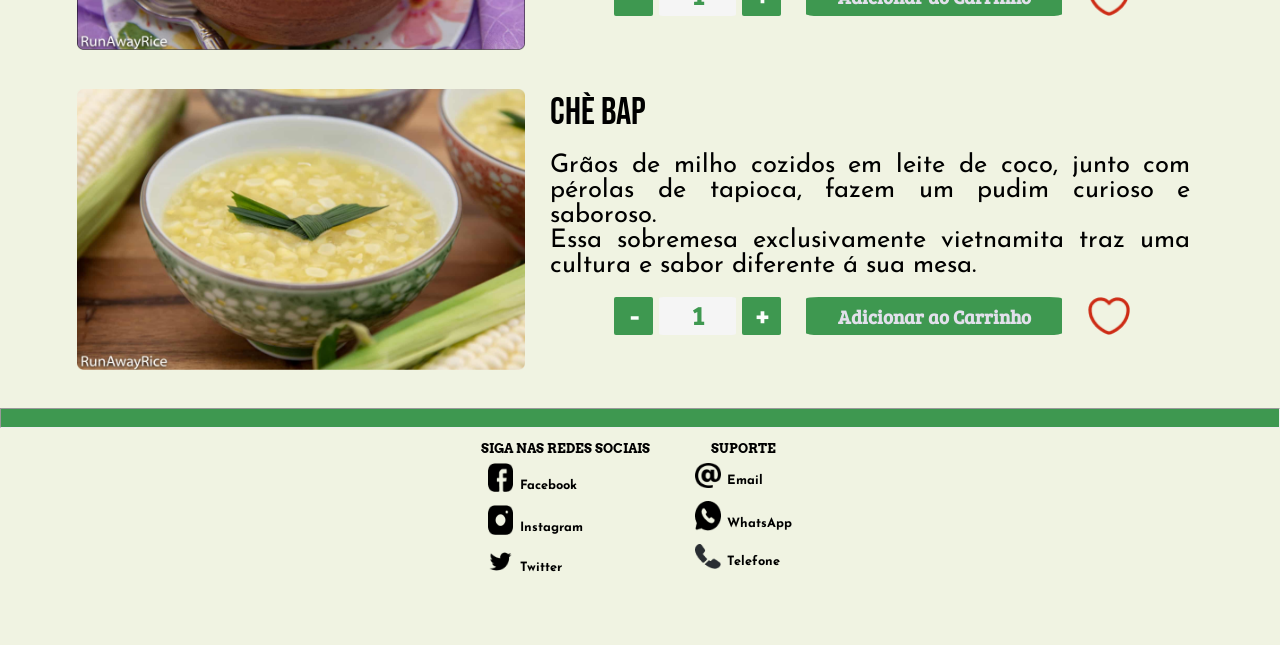
<file: MDesserts.html>
<!DOCTYPE html>
<html lang="pt-BR">
<head>
  <meta charset="UTF-8">
  <meta http-equiv="X-UA-Compatible" content="IE=edge">
  <meta name="viewport" content="width=device-width, initial-scale=1.0">
  <link rel="stylesheet" href="./css/pattern.css">
  <link rel="stylesheet" href="./css/menus.css">
  <title>Cardápio Doces</title>
</head>
<body>
  <header class="header">
    
    <div class="divLogo">
      <img class="logo" src="img/Logo.png" alt="Logo Mama Dulce">
    </div>
    
    <div class="title">
      Mama<br>Dulce
    </div>
    
    <div class="slogan">
      Levando um pouco da nossa cultura para o seu prato!
    </div>

    <div class="divIconCart" onclick="window.location.href='./Cart.html'">
      <img class="iconCart" src="img/Cart Icon.png" alt="Ícone de um Carrinho de Compras"/>
    </div>

    <div class="divIconAccount" onclick="window.location.href='./Account.html'">
      <img class="iconAccount" src="img/Account Icon.png" alt="Ícone de um Usuário">
    </div>
    
  </header>

  <ul>
    <li><a href="./index.html"><img src="./img/Home Icon.png" alt="Ícone Home"></a></li>
    <li>
      <a href="#">Cardápios</a>
      <ul class="dropdown">
        <li><a href="./MMain.html">Principal</a></li>
        <li><a href="./MPies.html">Tortas</a></li>
        <li><a href="./MSnacks.html">Lanches</a></li>
        <li><a href="./MDrinks.html">Bebidas</a></li>
        <li><a href="./MDesserts.html">Sobremesas</a></li>
      </ul>
    </li>
    <li>
      <a href="#">Fidelidade</a>
      <ul class="dropdown">
        <li><a href="./FPlan.html">Plano Fidelidade</a></li>
        <li><a href="./FPoints.html">Conseguindo Pontos</a></li>
        <li><a href="./FMenu.html">Cardápio Fidelidade</a></li>
      </ul>
    </li>
    <li>
      <a href="#">Como Chegar</a>
      <ul class="dropdown">
        <li><a href="./HTGRestaurants.html">Restaurantes</a></li>
        <li><a href="./HTGDelivery.html">Áreas de Delivery</a></li>
      </ul>
    </li>
  </ul>
  
  <div class="menuTitle">
    CARDÁPIO SOBREMESAS

  <div class="divContent">
    <div class="divFood">
      
      <img class="foodPicture" src="./img/Desserts/Vegan Brigadeiro.png" alt="Brigadeiro Vegano">

      <div>
        <div class="foodTitle">
          BRIGADEIRO VEGANO
        </div>

        <div class="foodDesc">
          
          Mesmo um restaurante vietnamita não podia deixar de lado essa maravilhosa sobremesa brasileira.
          <p> Feita com ingredientes de origem vegetal, especialmente pro público vegano aproveitar essa divina receita achocolotada. </p>
 
        </div>
        
        <div class="divButtons">

          <button class="buttonMinus">-</button>

          <div class="divNumber">1</div>

          <button class="buttonPlus">+</button>

          <button class="buttonCart" onclick="window.location.href='#'">Adicionar ao Carrinho</button>

          <img class="buttonFav" src="./img/Favorite Icon.png" alt="Favoritar">
        </div>
      </div>
      
    </div>

    <div class="divFood">
      
      <img class="foodPicture" src="./img/Desserts/Xoi Dau Phong.png" alt="Xoi Dau Phong">

      <div>
        <div class="foodTitle">
          XOI DAU PHONG
        </div>

        <div class="foodDesc">
          
          Uma sobremesa que mistura a crocância de amendoins com a viscosidade do arroz.
          <p> Essa sobremesa doce e salgada, crocante e grudenta é uma ótima pedida pra quem quer provar algo novo. </p>

        </div>
        
        <div class="divButtons">

          <button class="buttonMinus">-</button>

          <div class="divNumber">1</div>

          <button class="buttonPlus">+</button>

          <button class="buttonCart" onclick="window.location.href='#'">Adicionar ao Carrinho</button>

          <img class="buttonFav" src="./img/Favorite Icon.png" alt="Favoritar">
        </div>
      </div>
      
    </div>

    <div class="divFood">
      
      <img class="foodPicture" src="./img/Desserts/Che-Chuoi.png" alt="Che-Chuoi">

      <div>
        <div class="foodTitle">
          CHE-CHUOI
        </div>

        <div class="foodDesc">
          
          Uma sopa doce de bananas e bolhas de tapioca mergulhadas em um cremoso leite de coco.
          <p> É salpicada com uma misture de amendoins e sal para ter um contraste extra. Pode ser servida tanto quente quanto gelada. </p>

        </div>
        
        <div class="divButtons">

          <button class="buttonMinus">-</button>

          <div class="divNumber">1</div>

          <button class="buttonPlus">+</button>

          <button class="buttonCart" onclick="window.location.href='#'">Adicionar ao Carrinho</button>

          <img class="buttonFav" src="./img/Favorite Icon.png" alt="Favoritar">
        </div>
      </div>
      
    </div>

    <div class="divFood">
      
      <img class="foodPicture" src="./img/Desserts/Taro Pudding.png" alt="Pudim de Taro">

      <div>
        <div class="foodTitle">
          PUDIM DE TARO
        </div>

        <div class="foodDesc">
          
          Um pudim doce, cremoso e gostoso. Feito com uma raiz chamada Taro Amiláceo e um cremoso leite de coco, fazem essa sobremesa 
          incrivelmente deliciosa.
          <p> Pode ser comida tanto quente, quanto fria, permitindo aproveita-la independente do clima. </p>

        </div>
        
        <div class="divButtons">

          <button class="buttonMinus">-</button>

          <div class="divNumber">1</div>

          <button class="buttonPlus">+</button>

          <button class="buttonCart" onclick="window.location.href='#'">Adicionar ao Carrinho</button>

          <img class="buttonFav" src="./img/Favorite Icon.png" alt="Favoritar">
        </div>
      </div>
      
    </div>

    <div class="divFood">
      
      <img class="foodPicture" src="./img/Desserts/Che Bap.png" alt="Chè Bap">

      <div>
        <div class="foodTitle">
          CHÈ BAP
        </div>

        <div class="foodDesc">
          
          Grãos de milho cozidos em leite de coco, junto com pérolas de tapioca, fazem um pudim curioso e saboroso.
          <p> Essa sobremesa exclusivamente vietnamita traz uma cultura e sabor diferente á sua mesa. </p>

        </div>
        
        <div class="divButtons">

          <button class="buttonMinus">-</button>

          <div class="divNumber">1</div>

          <button class="buttonPlus">+</button>

          <button class="buttonCart" onclick="window.location.href='#'">Adicionar ao Carrinho</button>

          <img class="buttonFav" src="./img/Favorite Icon.png" alt="Favoritar">
        </div>
      </div>
      
    </div>

  </div>

  <hr class="divBar">

  <div class="divContacts">
    <div class="divFollow">
      SIGA NAS REDES SOCIAIS

      <div class="contContacts">
        <p class="Contacts"> <img class="imgContacts" src="./img/Facebook Icon.png" alt="Icone do Facebook"> Facebook </p>
        <p class="Contacts"> <img class="imgContacts" src="./img/Instagram Icon.png" alt="Icone do Instagram"> Instagram </p>
        <p class="Contacts"> <img class="imgContacts" src="./img/Twitter Icon.png" alt="Icone do Twitter"> Twitter </p>
      </div>
    </div>

    <div class="divSupport">
      SUPORTE

      <div class="contContacts">
        <p class="Contacts"> <img class="imgContacts" src="./img/Email Icon.png" alt="Icone do Email"> Email </p>
        <p class="Contacts"> <img class="imgContacts" src="./img/WhatsApp Icon.png" alt="Icone do WhatsApp"> WhatsApp </p>
        <p class="Contacts"> <img class="imgContacts" src="./img/Phone Icon.png" alt="Icone de Telefone"> Telefone </p>
      </div>
    </div>
  </div>

</body>
</html>
</file>
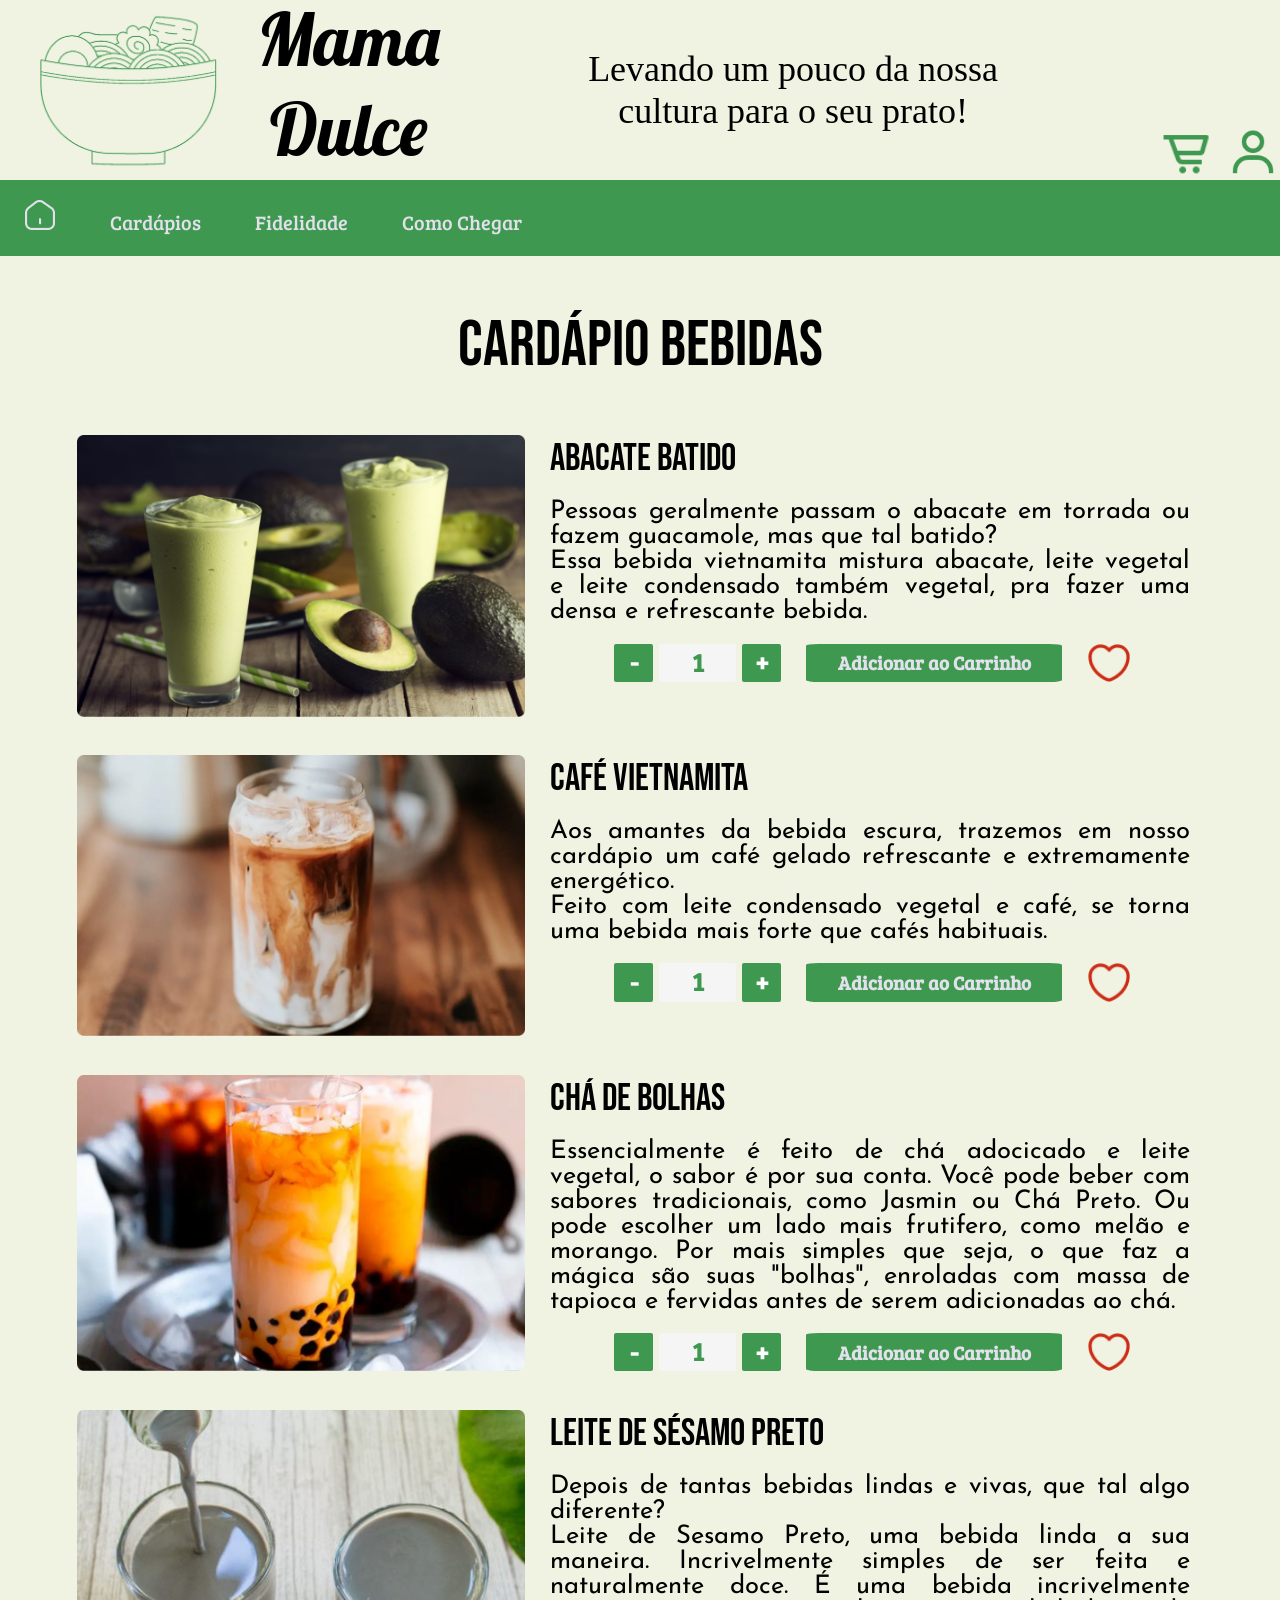
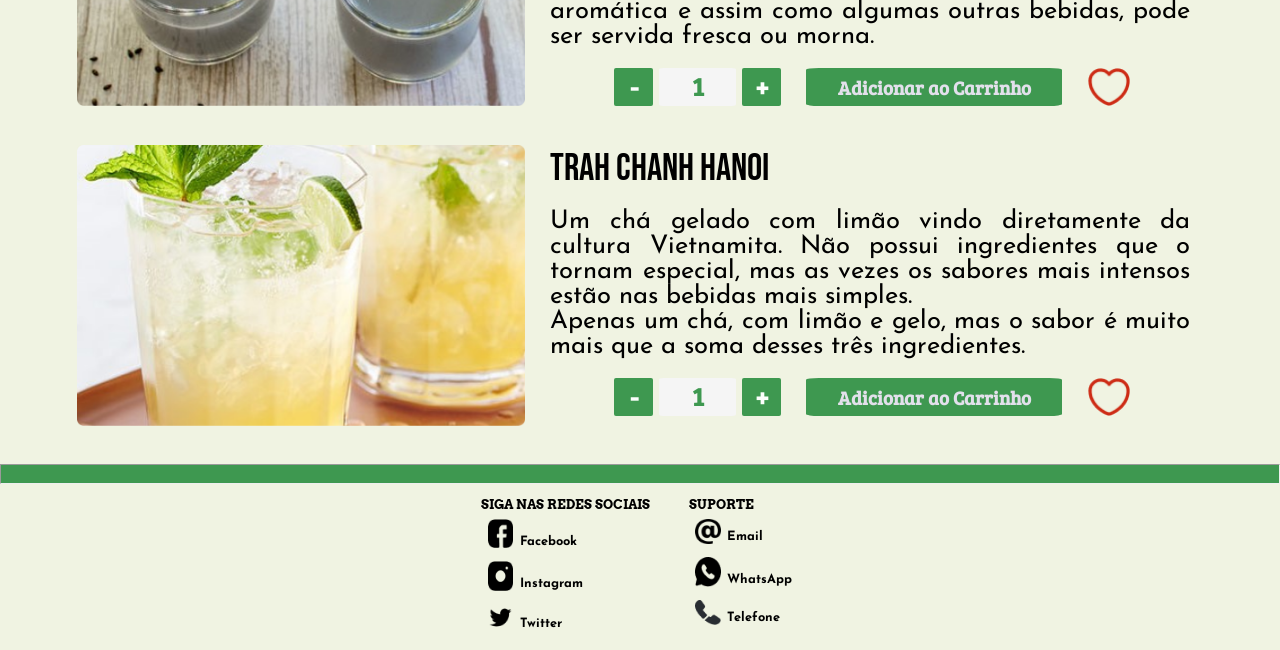
<file: MDrinks.html>
<!DOCTYPE html>
<html lang="pt-BR">
<head>
  <meta charset="UTF-8">
  <meta http-equiv="X-UA-Compatible" content="IE=edge">
  <meta name="viewport" content="width=device-width, initial-scale=1.0">
  <link rel="stylesheet" href="./css/pattern.css">
  <link rel="stylesheet" href="./css/menus.css">
  <title>Cardápio Bebidas</title>
</head>
<body>
  <header class="header">
    
    <div class="divLogo">
      <img class="logo" src="img/Logo.png" alt="Logo Mama Dulce">
    </div>
    
    <div class="title">
      Mama<br>Dulce
    </div>
    
    <div class="slogan">
      Levando um pouco da nossa cultura para o seu prato!
    </div>

    <div class="divIconCart" onclick="window.location.href='./Cart.html'">
      <img class="iconCart" src="img/Cart Icon.png" alt="Ícone de um Carrinho de Compras"/>
    </div>

    <div class="divIconAccount" onclick="window.location.href='./Account.html'">
      <img class="iconAccount" src="img/Account Icon.png" alt="Ícone de um Usuário">
    </div>
    
  </header>

  <ul>
    <li><a href="./index.html"><img src="./img/Home Icon.png" alt="Ícone Home"></a></li>
    <li>
      <a href="#">Cardápios</a>
      <ul class="dropdown">
        <li><a href="./MMain.html">Principal</a></li>
        <li><a href="./MPies.html">Tortas</a></li>
        <li><a href="./MSnacks.html">Lanches</a></li>
        <li><a href="./MDrinks.html">Bebidas</a></li>
        <li><a href="./MDesserts.html">Sobremesas</a></li>
      </ul>
    </li>
    <li>
      <a href="#">Fidelidade</a>
      <ul class="dropdown">
        <li><a href="./FPlan.html">Plano Fidelidade</a></li>
        <li><a href="./FPoints.html">Conseguindo Pontos</a></li>
        <li><a href="./FMenu.html">Cardápio Fidelidade</a></li>
      </ul>
    </li>
    <li>
      <a href="#">Como Chegar</a>
      <ul class="dropdown">
        <li><a href="./HTGRestaurants.html">Restaurantes</a></li>
        <li><a href="./HTGDelivery.html">Áreas de Delivery</a></li>
      </ul>
    </li>
  </ul>
  
  <div class="menuTitle">
    CARDÁPIO BEBIDAS
  </div>

  <div class="divContent">
    <div class="divFood">
      
      <img class="foodPicture" src="./img/Drinks/Avocado Shake.png" alt="Abacate Batido">

      <div>
        <div class="foodTitle">
          ABACATE BATIDO
        </div>

        <div class="foodDesc">
          
          Pessoas geralmente passam o abacate em torrada ou fazem guacamole, mas que tal batido?
          <p> Essa bebida vietnamita mistura abacate, leite vegetal e leite condensado também vegetal, pra fazer uma densa e 
          refrescante bebida. </p>
 
        </div>
        
        <div class="divButtons">

          <button class="buttonMinus">-</button>

          <div class="divNumber">1</div>

          <button class="buttonPlus">+</button>

          <button class="buttonCart" onclick="window.location.href='#'">Adicionar ao Carrinho</button>

          <img class="buttonFav" src="./img/Favorite Icon.png" alt="Favoritar">
        </div>
      </div>
      
    </div>

    <div class="divFood">
      
      <img class="foodPicture" src="./img/Drinks/Vietnamese Coffee.png" alt="Café Vietnamita">

      <div>
        <div class="foodTitle">
          CAFÉ VIETNAMITA
        </div>

        <div class="foodDesc">
          
          Aos amantes da bebida escura, trazemos em nosso cardápio um café gelado refrescante e extremamente energético.
          <p> Feito com leite condensado vegetal e café, se torna uma bebida mais forte que cafés habituais. </p>

        </div>
        
        <div class="divButtons">

          <button class="buttonMinus">-</button>

          <div class="divNumber">1</div>

          <button class="buttonPlus">+</button>

          <button class="buttonCart" onclick="window.location.href='#'">Adicionar ao Carrinho</button>

          <img class="buttonFav" src="./img/Favorite Icon.png" alt="Favoritar">
        </div>
      </div>
      
    </div>

    <div class="divFood">
      
      <img class="foodPicture" src="./img/Drinks/Bubble Tea.png" alt="Chá de Bolhas">

      <div>
        <div class="foodTitle">
          CHÁ DE BOLHAS
        </div>

        <div class="foodDesc">
          
          Essencialmente é feito de chá adocicado e leite vegetal, o sabor é por sua conta. Você pode beber com sabores tradicionais, 
          como Jasmin ou Chá Preto. Ou pode escolher um lado mais frutifero, como melão e morango. Por mais simples que seja, o que faz 
          a mágica são suas "bolhas", enroladas com massa de tapioca e fervidas antes de serem adicionadas ao chá.

        </div>
        
        <div class="divButtons">

          <button class="buttonMinus">-</button>

          <div class="divNumber">1</div>

          <button class="buttonPlus">+</button>

          <button class="buttonCart" onclick="window.location.href='#'">Adicionar ao Carrinho</button>

          <img class="buttonFav" src="./img/Favorite Icon.png" alt="Favoritar">
        </div>
      </div>
      
    </div>

    <div class="divFood">
      
      <img class="foodPicture" src="./img/Drinks/Black Sesame Milk.png" alt="Leite de Sésamo Preto">

      <div>
        <div class="foodTitle">
          LEITE DE SÉSAMO PRETO
        </div>

        <div class="foodDesc">
          
          Depois de tantas bebidas lindas e vivas, que tal algo diferente?
          <p> Leite de Sesamo Preto, uma bebida linda a sua maneira. Incrivelmente simples de ser feita e naturalmente doce. É uma 
          bebida incrivelmente aromática e assim como algumas outras bebidas, pode ser servida fresca ou morna. </p>

        </div>
        
        <div class="divButtons">

          <button class="buttonMinus">-</button>

          <div class="divNumber">1</div>

          <button class="buttonPlus">+</button>

          <button class="buttonCart" onclick="window.location.href='#'">Adicionar ao Carrinho</button>

          <img class="buttonFav" src="./img/Favorite Icon.png" alt="Favoritar">
        </div>
      </div>
      
    </div>

    <div class="divFood">
      
      <img class="foodPicture" src="./img/Drinks/Trah Chanh Hanoi.png" alt="Trah Chanh Hanoi">

      <div>
        <div class="foodTitle">
          TRAH CHANH HANOI
        </div>

        <div class="foodDesc">
          
          Um chá gelado com limão vindo diretamente da cultura Vietnamita. Não possui ingredientes que o tornam especial, mas as vezes 
          os sabores mais intensos estão nas bebidas mais simples. 
          <p> Apenas um chá, com limão e gelo, mas o sabor é muito mais que a soma desses três ingredientes. </p>

        </div>
        
        <div class="divButtons">

          <button class="buttonMinus">-</button>

          <div class="divNumber">1</div>

          <button class="buttonPlus">+</button>

          <button class="buttonCart" onclick="window.location.href='#'">Adicionar ao Carrinho</button>

          <img class="buttonFav" src="./img/Favorite Icon.png" alt="Favoritar">
        </div>
      </div>
      
    </div>

  </div>

  <hr class="divBar">

  <div class="divContacts">
    <div class="divFollow">
      SIGA NAS REDES SOCIAIS

      <div class="contContacts">
        <p class="Contacts"> <img class="imgContacts" src="./img/Facebook Icon.png" alt="Icone do Facebook"> Facebook </p>
        <p class="Contacts"> <img class="imgContacts" src="./img/Instagram Icon.png" alt="Icone do Instagram"> Instagram </p>
        <p class="Contacts"> <img class="imgContacts" src="./img/Twitter Icon.png" alt="Icone do Twitter"> Twitter </p>
      </div>
    </div>

    <div class="divSupport">
      SUPORTE

      <div class="contContacts">
        <p class="Contacts"> <img class="imgContacts" src="./img/Email Icon.png" alt="Icone do Email"> Email </p>
        <p class="Contacts"> <img class="imgContacts" src="./img/WhatsApp Icon.png" alt="Icone do WhatsApp"> WhatsApp </p>
        <p class="Contacts"> <img class="imgContacts" src="./img/Phone Icon.png" alt="Icone de Telefone"> Telefone </p>
      </div>
    </div>
  </div>

</body>
</html>
</file>
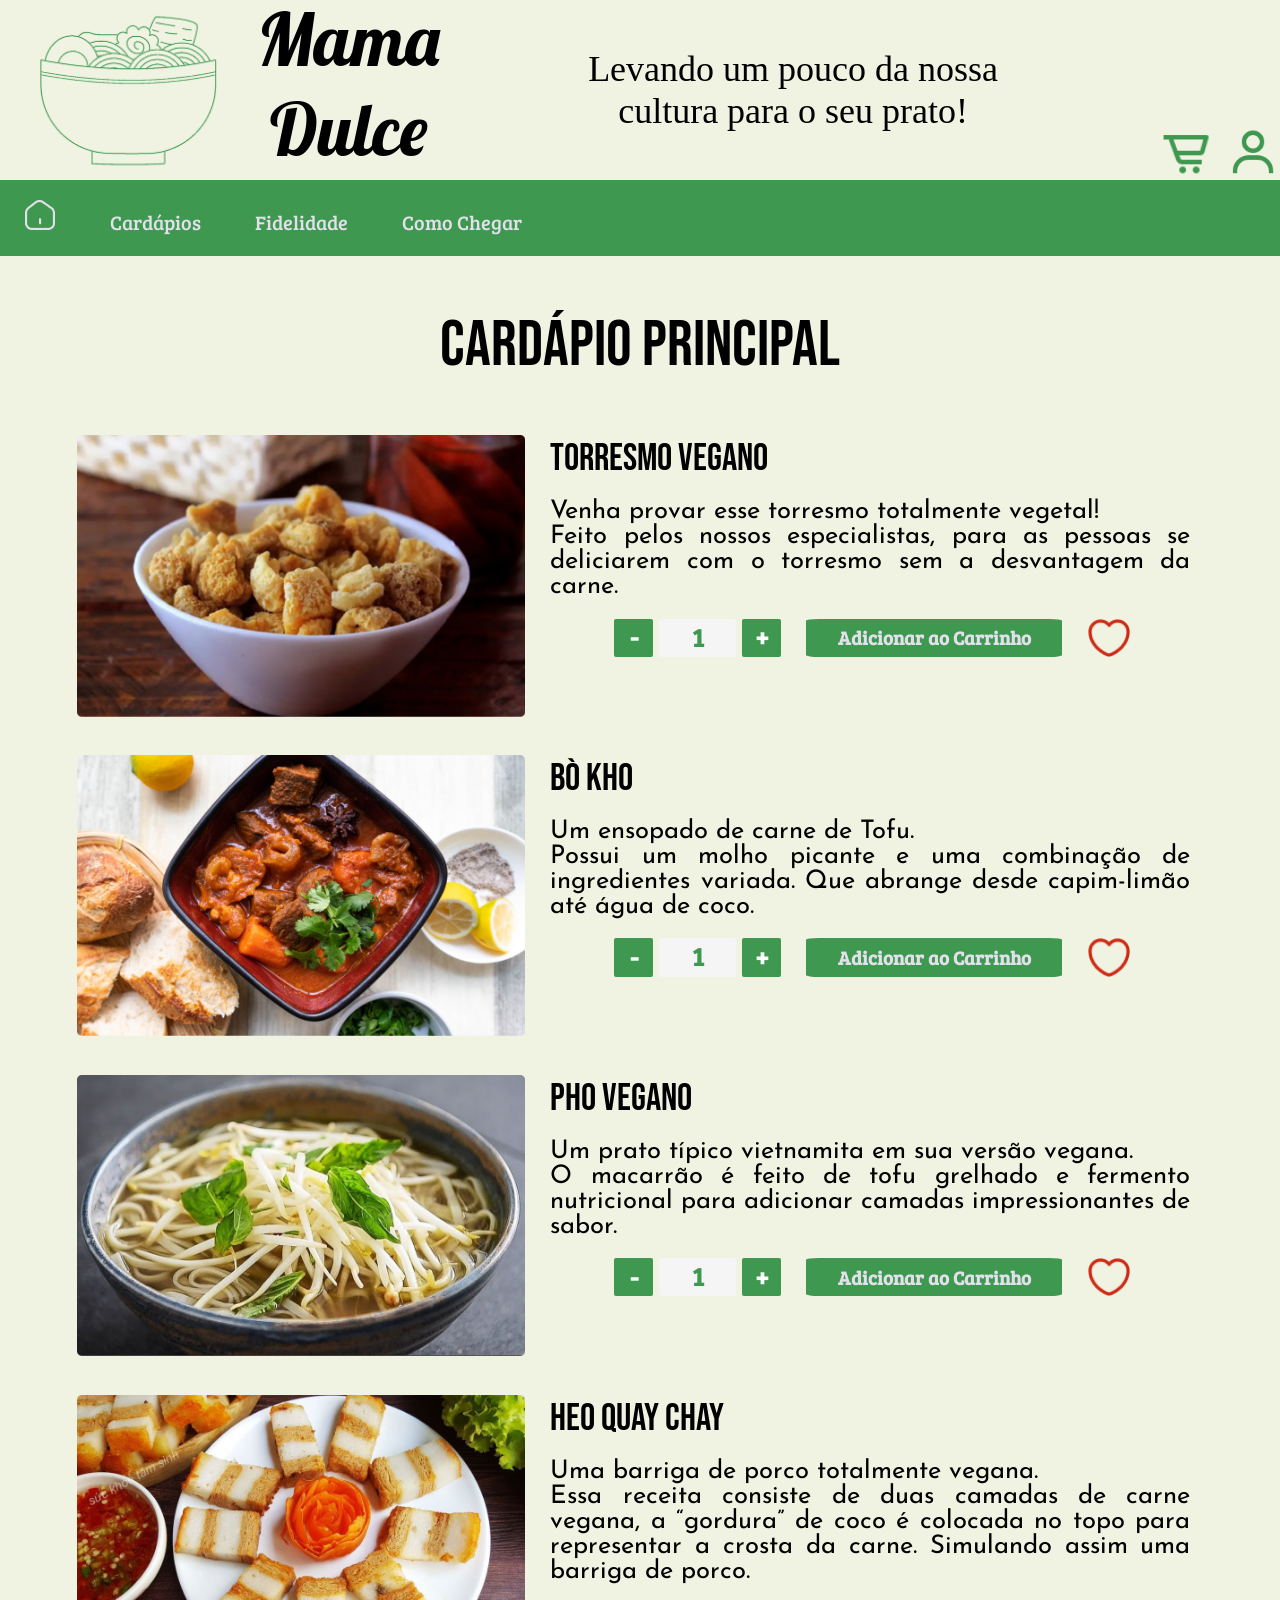
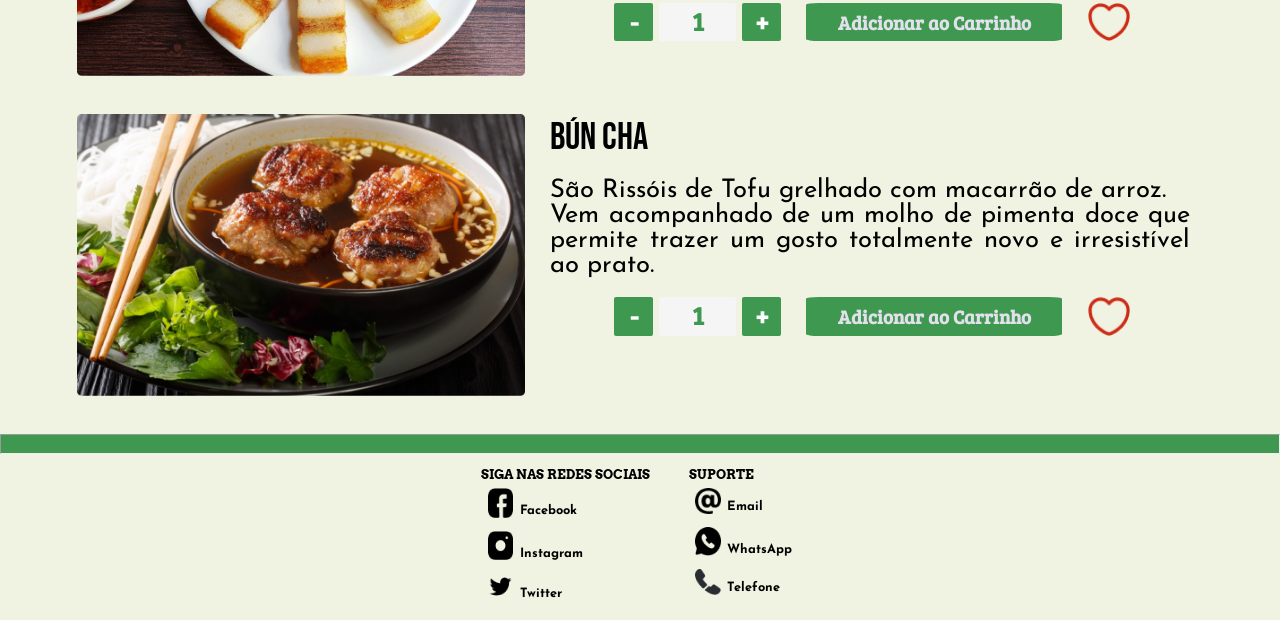
<file: MMain.html>
<!DOCTYPE html>
<html lang="pt-BR">
<head>
  <meta charset="UTF-8">
  <meta http-equiv="X-UA-Compatible" content="IE=edge">
  <meta name="viewport" content="width=device-width, initial-scale=1.0">
  <link rel="stylesheet" href="./css/pattern.css">
  <link rel="stylesheet" href="./css/menus.css">
  <title>Cardápio Principal</title>
</head>
<body>
  <header class="header">
    
    <div class="divLogo">
      <img class="logo" src="img/Logo.png" alt="Logo Mama Dulce">
    </div>
    
    <div class="title">
      Mama<br>Dulce
    </div>
    
    <div class="slogan">
      Levando um pouco da nossa cultura para o seu prato!
    </div>

    <div class="divIconCart" onclick="window.location.href='./Cart.html'">
      <img class="iconCart" src="img/Cart Icon.png" alt="Ícone de um Carrinho de Compras"/>
    </div>

    <div class="divIconAccount" onclick="window.location.href='./Account.html'">
      <img class="iconAccount" src="img/Account Icon.png" alt="Ícone de um Usuário">
    </div>
    
  </header>

  <ul>
    <li><a href="./index.html"><img src="./img/Home Icon.png" alt="Ícone Home"></a></li>
    <li>
      <a href="#">Cardápios</a>
      <ul class="dropdown">
        <li><a href="./MMain.html">Principal</a></li>
        <li><a href="./MPies.html">Tortas</a></li>
        <li><a href="./MSnacks.html">Lanches</a></li>
        <li><a href="./MDrinks.html">Bebidas</a></li>
        <li><a href="./MDesserts.html">Sobremesas</a></li>
      </ul>
    </li>
    <li>
      <a href="#">Fidelidade</a>
      <ul class="dropdown">
        <li><a href="./FPlan.html">Plano Fidelidade</a></li>
        <li><a href="./FPoints.html">Conseguindo Pontos</a></li>
        <li><a href="./FMenu.html">Cardápio Fidelidade</a></li>
      </ul>
    </li>
    <li>
      <a href="#">Como Chegar</a>
      <ul class="dropdown">
        <li><a href="./HTGRestaurants.html">Restaurantes</a></li>
        <li><a href="./HTGDelivery.html">Áreas de Delivery</a></li>
      </ul>
    </li>
  </ul>

  <div class="menuTitle">
    CARDÁPIO PRINCIPAL
  </div>

  <div class="divContent">
    <div class="divFood">
      
      <img class="foodPicture" src="./img/Main/Vegan Crackling.png" alt="Torresmo Vegano">

      <div>
        <div class="foodTitle">
          TORRESMO VEGANO
        </div>

        <div class="foodDesc">
          
          Venha provar esse torresmo totalmente vegetal!
          <p> Feito pelos nossos especialistas, para as pessoas se deliciarem com o torresmo sem a desvantagem da carne. </p>
 
        </div>
        
        <div class="divButtons">

          <button class="buttonMinus">-</button>

          <div class="divNumber">1</div>

          <button class="buttonPlus">+</button>

          <button class="buttonCart" onclick="window.location.href='#'">Adicionar ao Carrinho</button>

          <img class="buttonFav" src="./img/Favorite Icon.png" alt="Favoritar">
        </div>
      </div>
      
    </div>

    <div class="divFood">
      
      <img class="foodPicture" src="./img/Main/Bo Kho.png" alt="Bò Kho">

      <div>
        <div class="foodTitle">
          BÒ KHO
        </div>

        <div class="foodDesc">
          
          Um ensopado de carne de Tofu. 
          <p> Possui um molho picante e uma combinação de ingredientes variada. Que abrange desde capim-limão até água de coco. </p>

        </div>
        
        <div class="divButtons">

          <button class="buttonMinus">-</button>

          <div class="divNumber">1</div>

          <button class="buttonPlus">+</button>

          <button class="buttonCart" onclick="window.location.href='#'">Adicionar ao Carrinho</button>

          <img class="buttonFav" src="./img/Favorite Icon.png" alt="Favoritar">
        </div>
      </div>
      
    </div>

    <div class="divFood">
      
      <img class="foodPicture" src="./img/Main/Vegan Pho.png" alt="Pho Vegano">

      <div>
        <div class="foodTitle">
          PHO VEGANO
        </div>

        <div class="foodDesc">
          
          Um prato típico vietnamita em sua versão vegana.
          <p> O macarrão é feito de tofu grelhado e fermento nutricional para adicionar camadas impressionantes de sabor. </p>

        </div>
        
        <div class="divButtons">

          <button class="buttonMinus">-</button>

          <div class="divNumber">1</div>

          <button class="buttonPlus">+</button>

          <button class="buttonCart" onclick="window.location.href='#'">Adicionar ao Carrinho</button>

          <img class="buttonFav" src="./img/Favorite Icon.png" alt="Favoritar">
        </div>
      </div>
      
    </div>

    <div class="divFood">
      
      <img class="foodPicture" src="./img/Main/Heo Quay Chay.png" alt="Heo Quay Chay">

      <div>
        <div class="foodTitle">
          HEO QUAY CHAY
        </div>

        <div class="foodDesc">
          
          Uma barriga de porco totalmente vegana.
          <p> Essa receita consiste de duas camadas de carne vegana, a “gordura” de coco é colocada no topo para representar a crosta 
          da carne. Simulando assim uma barriga de porco. </p>

        </div>
        
        <div class="divButtons">

          <button class="buttonMinus">-</button>

          <div class="divNumber">1</div>

          <button class="buttonPlus">+</button>

          <button class="buttonCart" onclick="window.location.href='#'">Adicionar ao Carrinho</button>

          <img class="buttonFav" src="./img/Favorite Icon.png" alt="Favoritar">
        </div>
      </div>
      
    </div>

    <div class="divFood">
      
      <img class="foodPicture" src="./img/Main/Bun Cha.png" alt="Bún Cha">

      <div>
        <div class="foodTitle">
          BÚN CHA
        </div>

        <div class="foodDesc">
          
          São Rissóis de Tofu grelhado com macarrão de arroz.
          <p> Vem acompanhado de um molho de pimenta doce que permite trazer um gosto totalmente novo e irresistível ao prato. </p>

        </div>
        
        <div class="divButtons">

          <button class="buttonMinus">-</button>

          <div class="divNumber">1</div>

          <button class="buttonPlus">+</button>

          <button class="buttonCart" onclick="window.location.href='#'">Adicionar ao Carrinho</button>

          <img class="buttonFav" src="./img/Favorite Icon.png" alt="Favoritar">
        </div>
      </div>
      
    </div>

  </div>

  <hr class="divBar">

  <div class="divContacts">
    <div class="divFollow">
      SIGA NAS REDES SOCIAIS

      <div class="contContacts">
        <p class="Contacts"> <img class="imgContacts" src="./img/Facebook Icon.png" alt="Icone do Facebook"> Facebook </p>
        <p class="Contacts"> <img class="imgContacts" src="./img/Instagram Icon.png" alt="Icone do Instagram"> Instagram </p>
        <p class="Contacts"> <img class="imgContacts" src="./img/Twitter Icon.png" alt="Icone do Twitter"> Twitter </p>
      </div>
    </div>

    <div class="divSupport">
      SUPORTE

      <div class="contContacts">
        <p class="Contacts"> <img class="imgContacts" src="./img/Email Icon.png" alt="Icone do Email"> Email </p>
        <p class="Contacts"> <img class="imgContacts" src="./img/WhatsApp Icon.png" alt="Icone do WhatsApp"> WhatsApp </p>
        <p class="Contacts"> <img class="imgContacts" src="./img/Phone Icon.png" alt="Icone de Telefone"> Telefone </p>
      </div>
    </div>
  </div>

</body>
</html>
</file>
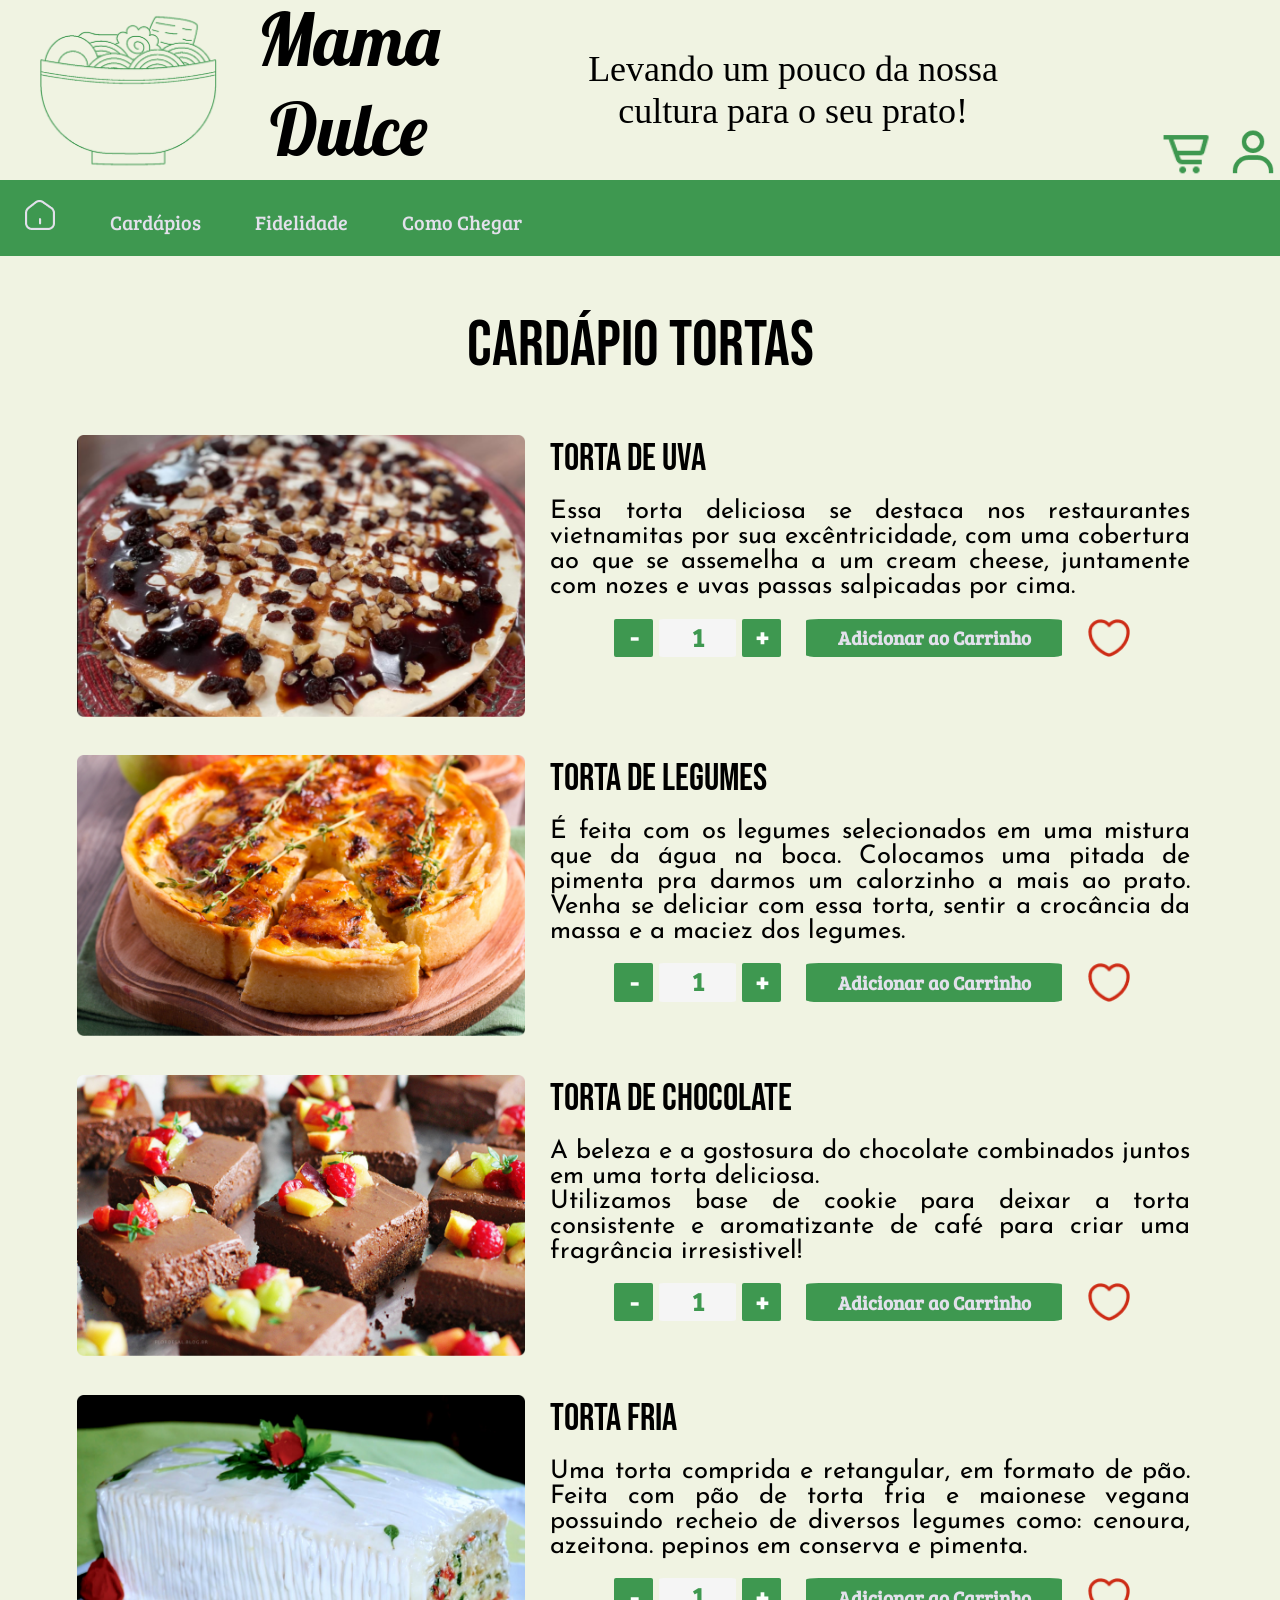
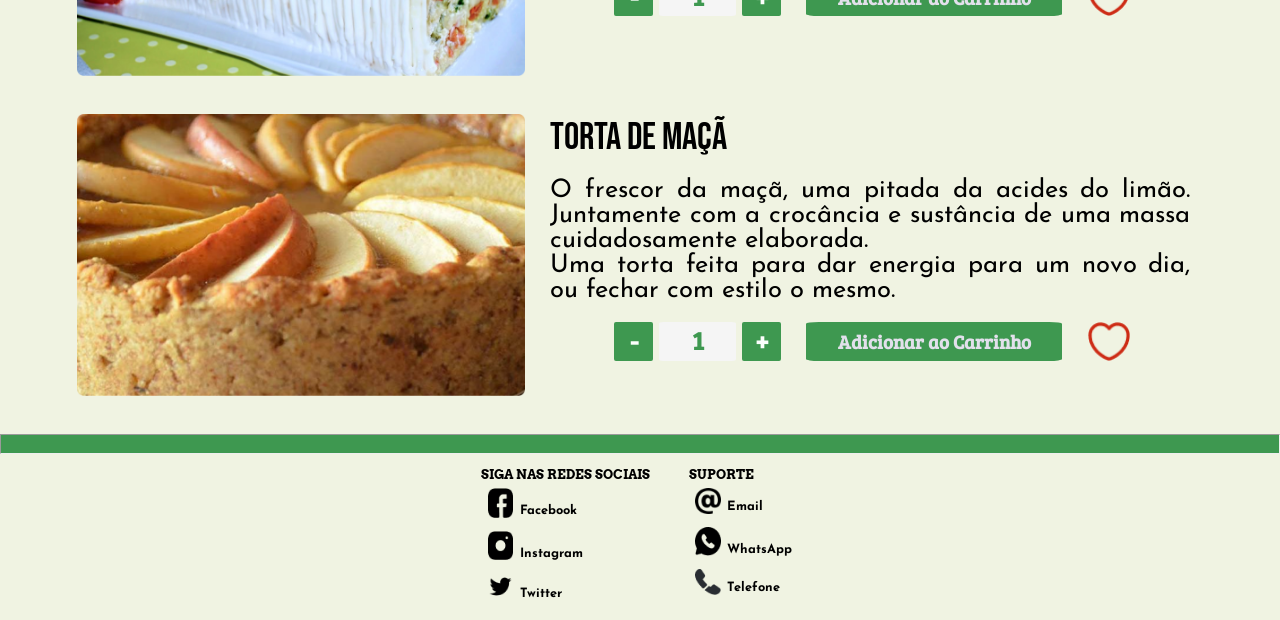
<file: MPies.html>
<!DOCTYPE html>
<html lang="pt-BR">
<head>
  <meta charset="UTF-8">
  <meta http-equiv="X-UA-Compatible" content="IE=edge">
  <meta name="viewport" content="width=device-width, initial-scale=1.0">
  <link rel="stylesheet" href="./css/pattern.css">
  <link rel="stylesheet" href="./css/menus.css">
  <title>Cardápio Tortas</title>
</head>
<body>
  <header class="header">
    
    <div class="divLogo">
      <img class="logo" src="img/Logo.png" alt="Logo Mama Dulce">
    </div>
    
    <div class="title">
      Mama<br>Dulce
    </div>
    
    <div class="slogan">
      Levando um pouco da nossa cultura para o seu prato!
    </div>

    <div class="divIconCart" onclick="window.location.href='./Cart.html'">
      <img class="iconCart" src="img/Cart Icon.png" alt="Ícone de um Carrinho de Compras"/>
    </div>

    <div class="divIconAccount" onclick="window.location.href='./Account.html'">
      <img class="iconAccount" src="img/Account Icon.png" alt="Ícone de um Usuário">
    </div>
    
  </header>

  <ul>
    <li><a href="./index.html"><img src="./img/Home Icon.png" alt="Ícone Home"></a></li>
    <li>
      <a href="#">Cardápios</a>
      <ul class="dropdown">
        <li><a href="./MMain.html">Principal</a></li>
        <li><a href="./MPies.html">Tortas</a></li>
        <li><a href="./MSnacks.html">Lanches</a></li>
        <li><a href="./MDrinks.html">Bebidas</a></li>
        <li><a href="./MDesserts.html">Sobremesas</a></li>
      </ul>
    </li>
    <li>
      <a href="#">Fidelidade</a>
      <ul class="dropdown">
        <li><a href="./FPlan.html">Plano Fidelidade</a></li>
        <li><a href="./FPoints.html">Conseguindo Pontos</a></li>
        <li><a href="./FMenu.html">Cardápio Fidelidade</a></li>
      </ul>
    </li>
    <li>
      <a href="#">Como Chegar</a>
      <ul class="dropdown">
        <li><a href="./HTGRestaurants.html">Restaurantes</a></li>
        <li><a href="./HTGDelivery.html">Áreas de Delivery</a></li>
      </ul>
    </li>
  </ul>

  <div class="menuTitle">
    CARDÁPIO TORTAS
  </div>

  <div class="divContent">
    <div class="divFood">
      
      <img class="foodPicture" src="./img/Pies/Vietnamese Grape Pie.png" alt="Torta de Uva">

      <div>
        <div class="foodTitle">
          TORTA DE UVA
        </div>

        <div class="foodDesc">
          
          Essa torta deliciosa se destaca nos restaurantes vietnamitas por sua excêntricidade, com uma cobertura ao que se assemelha
          a um cream cheese, juntamente com nozes e uvas passas salpicadas por cima.

        </div>
        
        <div class="divButtons">

          <button class="buttonMinus">-</button>

          <div class="divNumber">1</div>

          <button class="buttonPlus">+</button>

          <button class="buttonCart" onclick="window.location.href='#'">Adicionar ao Carrinho</button>

          <img class="buttonFav" src="./img/Favorite Icon.png" alt="Favoritar">
        </div>
      </div>
      
    </div>

    <div class="divFood">
      
      <img class="foodPicture" src="./img/Pies/Vegetables Pie.png" alt="Torta de Legumes">

      <div>
        <div class="foodTitle">
          TORTA DE LEGUMES
        </div>

        <div class="foodDesc">
          
          É feita com os legumes selecionados em uma mistura que da água na boca. Colocamos uma pitada de pimenta pra darmos um 
          calorzinho a mais ao prato. Venha se deliciar com essa torta, sentir a crocância da massa e a maciez dos legumes.

        </div>
        
        <div class="divButtons">

          <button class="buttonMinus">-</button>

          <div class="divNumber">1</div>

          <button class="buttonPlus">+</button>

          <button class="buttonCart" onclick="window.location.href='#'">Adicionar ao Carrinho</button>

          <img class="buttonFav" src="./img/Favorite Icon.png" alt="Favoritar">
        </div>
      </div>
      
    </div>

    <div class="divFood">
      
      <img class="foodPicture" src="./img/Pies/Chocolate Pie.png" alt="Torta de Chocolate">

      <div>
        <div class="foodTitle">
          TORTA DE CHOCOLATE
        </div>

        <div class="foodDesc">
          
          A beleza e a gostosura do chocolate combinados juntos em uma torta deliciosa.
          <p> Utilizamos base de cookie para deixar a torta consistente e aromatizante de café para criar uma fragrância irresistivel! </p>

        </div>
        
        <div class="divButtons">

          <button class="buttonMinus">-</button>

          <div class="divNumber">1</div>

          <button class="buttonPlus">+</button>

          <button class="buttonCart" onclick="window.location.href='#'">Adicionar ao Carrinho</button>

          <img class="buttonFav" src="./img/Favorite Icon.png" alt="Favoritar">
        </div>
      </div>
      
    </div>

    <div class="divFood">
      
      <img class="foodPicture" src="./img/Pies/Cold Pie.png" alt="Torta Fria">

      <div>
        <div class="foodTitle">
          TORTA FRIA
        </div>

        <div class="foodDesc">
          
          Uma torta comprida e retangular, em formato de pão. Feita com pão de torta fria e maionese vegana possuindo recheio de 
          diversos legumes como: cenoura, azeitona. pepinos em conserva e pimenta.

        </div>
        
        <div class="divButtons">

          <button class="buttonMinus">-</button>

          <div class="divNumber">1</div>

          <button class="buttonPlus">+</button>

          <button class="buttonCart" onclick="window.location.href='#'">Adicionar ao Carrinho</button>

          <img class="buttonFav" src="./img/Favorite Icon.png" alt="Favoritar">
        </div>
      </div>
      
    </div>

    <div class="divFood">
      
      <img class="foodPicture" src="./img/Pies/Apple Pie.png" alt="Torta de Maçã">

      <div>
        <div class="foodTitle">
          TORTA DE MAÇÃ
        </div>

        <div class="foodDesc">
          
          O frescor da maçã, uma pitada da acides do limão. Juntamente com a crocância e sustância de uma massa cuidadosamente elaborada.
          <p> Uma torta feita para dar energia para um novo dia, ou fechar com estilo o mesmo. </p>

        </div>
        
        <div class="divButtons">

          <button class="buttonMinus">-</button>

          <div class="divNumber">1</div>

          <button class="buttonPlus">+</button>

          <button class="buttonCart" onclick="window.location.href='#'">Adicionar ao Carrinho</button>

          <img class="buttonFav" src="./img/Favorite Icon.png" alt="Favoritar">
        </div>
      </div>
      
    </div>

  </div>

  <hr class="divBar">

  <div class="divContacts">
    <div class="divFollow">
      SIGA NAS REDES SOCIAIS

      <div class="contContacts">
        <p class="Contacts"> <img class="imgContacts" src="./img/Facebook Icon.png" alt="Icone do Facebook"> Facebook </p>
        <p class="Contacts"> <img class="imgContacts" src="./img/Instagram Icon.png" alt="Icone do Instagram"> Instagram </p>
        <p class="Contacts"> <img class="imgContacts" src="./img/Twitter Icon.png" alt="Icone do Twitter"> Twitter </p>
      </div>
    </div>

    <div class="divSupport">
      SUPORTE

      <div class="contContacts">
        <p class="Contacts"> <img class="imgContacts" src="./img/Email Icon.png" alt="Icone do Email"> Email </p>
        <p class="Contacts"> <img class="imgContacts" src="./img/WhatsApp Icon.png" alt="Icone do WhatsApp"> WhatsApp </p>
        <p class="Contacts"> <img class="imgContacts" src="./img/Phone Icon.png" alt="Icone de Telefone"> Telefone </p>
      </div>
    </div>
  </div>

</body>
</html>
</file>
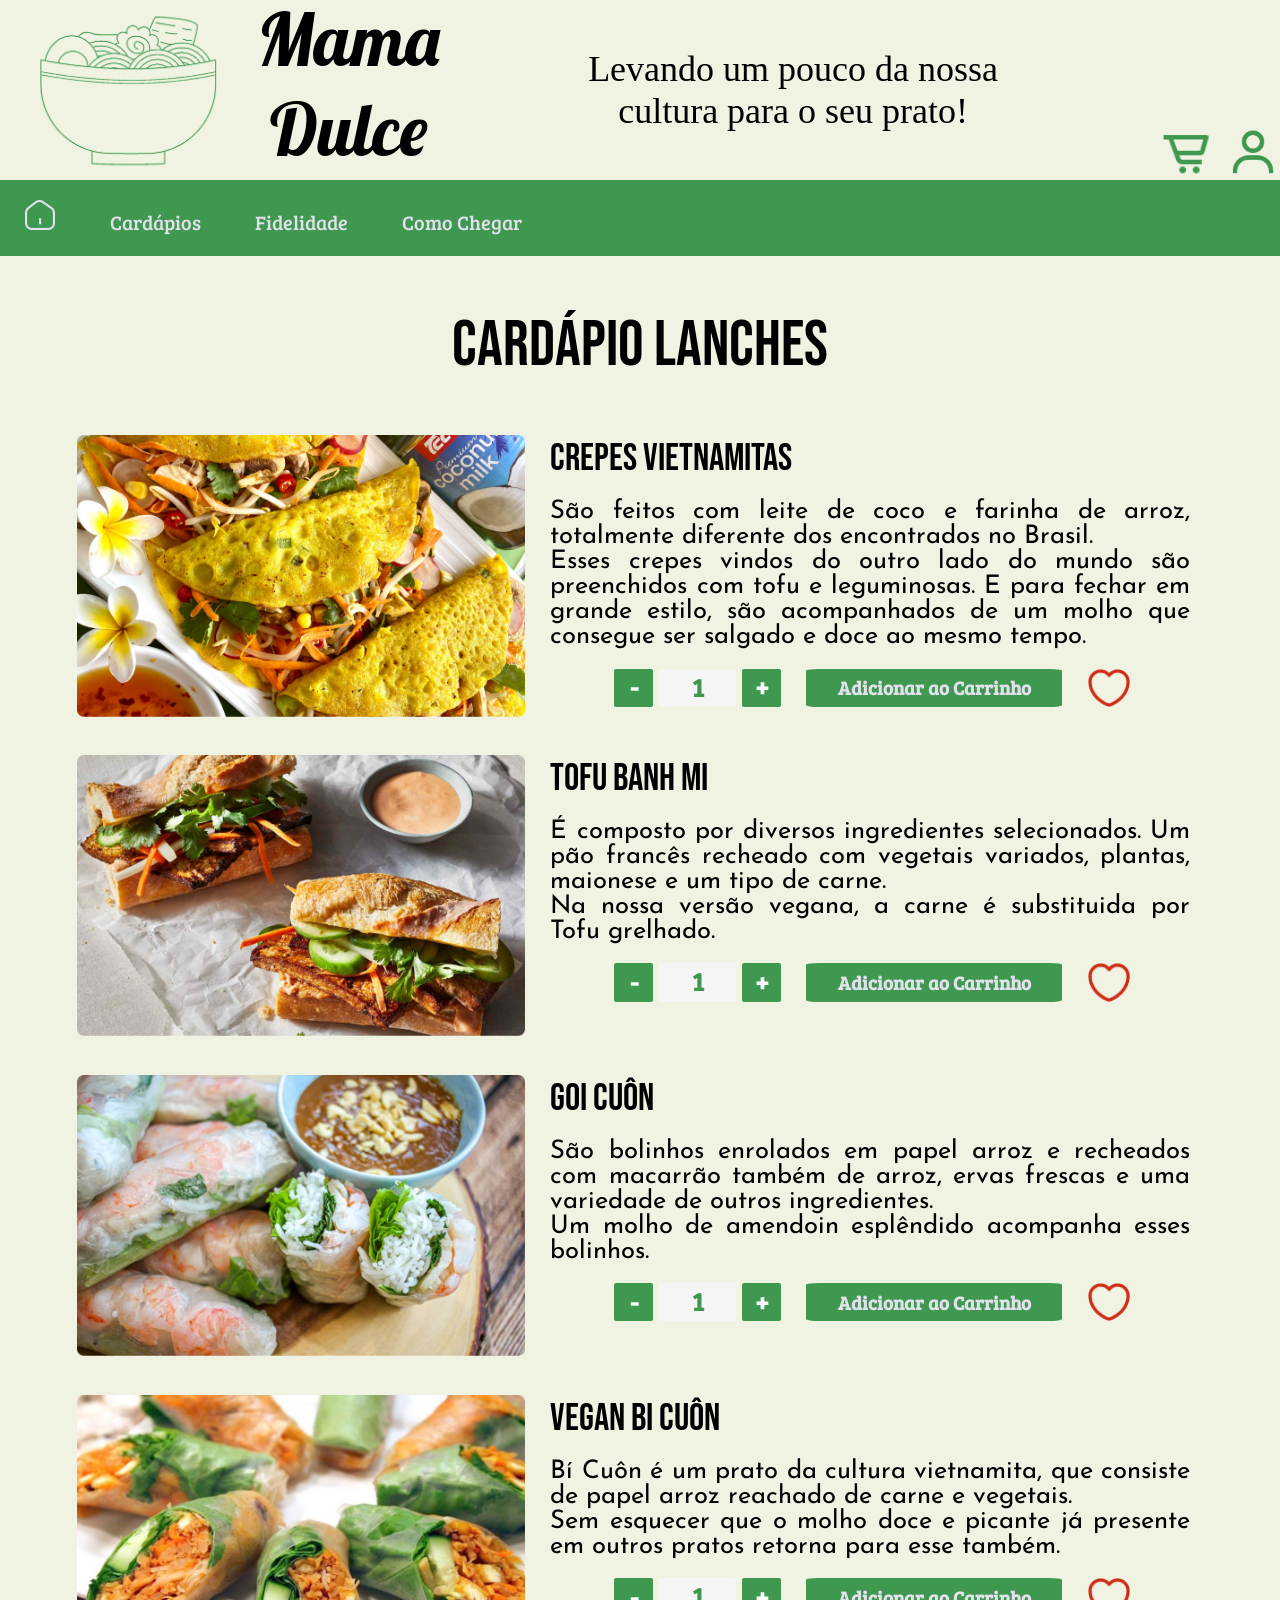
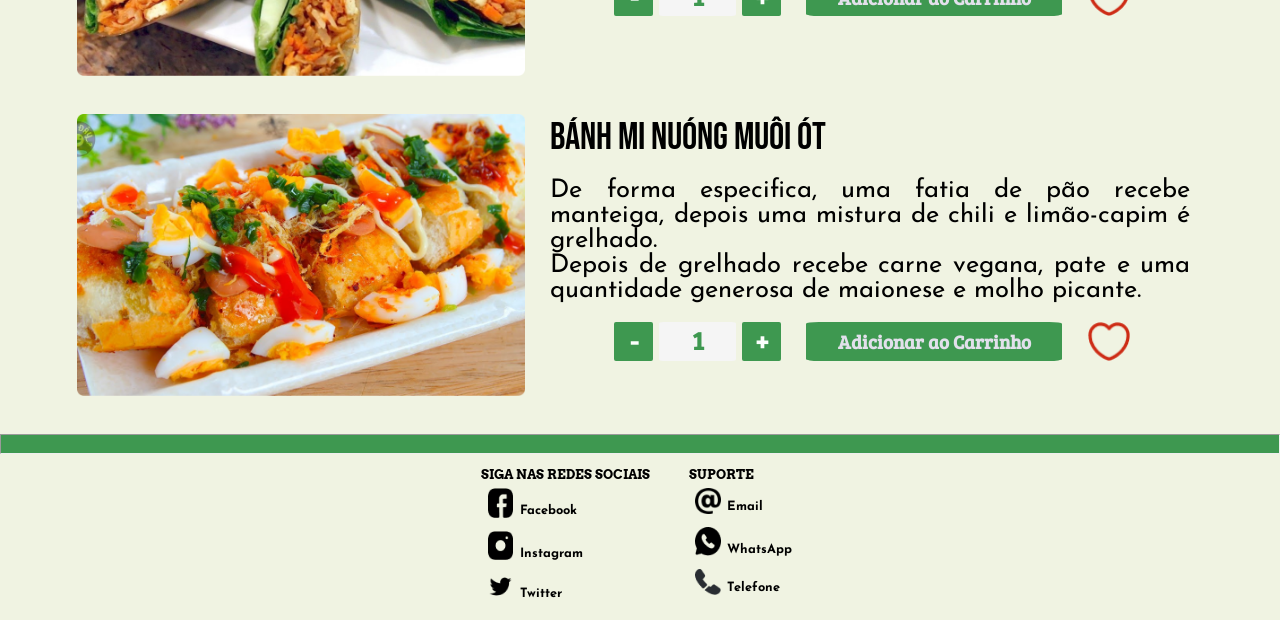
<file: MSnacks.html>
<!DOCTYPE html>
<html lang="pt-BR">
<head>
  <meta charset="UTF-8">
  <meta http-equiv="X-UA-Compatible" content="IE=edge">
  <meta name="viewport" content="width=device-width, initial-scale=1.0">
  <link rel="stylesheet" href="./css/pattern.css">
  <link rel="stylesheet" href="./css/menus.css">
  <title>Cardápio Lanches</title>
</head>
<body>
  <header class="header">
    
    <div class="divLogo">
      <img class="logo" src="img/Logo.png" alt="Logo Mama Dulce">
    </div>
    
    <div class="title">
      Mama<br>Dulce
    </div>
    
    <div class="slogan">
      Levando um pouco da nossa cultura para o seu prato!
    </div>

    <div class="divIconCart" onclick="window.location.href='./Cart.html'">
      <img class="iconCart" src="img/Cart Icon.png" alt="Ícone de um Carrinho de Compras"/>
    </div>

    <div class="divIconAccount" onclick="window.location.href='./Account.html'">
      <img class="iconAccount" src="img/Account Icon.png" alt="Ícone de um Usuário">
    </div>
    
  </header>

  <ul>
    <li><a href="./index.html"><img src="./img/Home Icon.png" alt="Ícone Home"></a></li>
    <li>
      <a href="#">Cardápios</a>
      <ul class="dropdown">
        <li><a href="./MMain.html">Principal</a></li>
        <li><a href="./MPies.html">Tortas</a></li>
        <li><a href="./MSnacks.html">Lanches</a></li>
        <li><a href="./MDrinks.html">Bebidas</a></li>
        <li><a href="./MDesserts.html">Sobremesas</a></li>
      </ul>
    </li>
    <li>
      <a href="#">Fidelidade</a>
      <ul class="dropdown">
        <li><a href="./FPlan.html">Plano Fidelidade</a></li>
        <li><a href="./FPoints.html">Conseguindo Pontos</a></li>
        <li><a href="./FMenu.html">Cardápio Fidelidade</a></li>
      </ul>
    </li>
    <li>
      <a href="#">Como Chegar</a>
      <ul class="dropdown">
        <li><a href="./HTGRestaurants.html">Restaurantes</a></li>
        <li><a href="./HTGDelivery.html">Áreas de Delivery</a></li>
      </ul>
    </li>
  </ul>

  <div class="menuTitle">
    CARDÁPIO LANCHES
  </div>

  <div class="divContent">
    <div class="divFood">
      
      <img class="foodPicture" src="./img/Snacks/Vietnamese Crepes.png" alt="Crepes Vietnamitas">

      <div>
        <div class="foodTitle">
          CREPES VIETNAMITAS
        </div>

        <div class="foodDesc">
          
          São feitos com leite de coco e farinha de arroz, totalmente diferente dos encontrados no Brasil.
          <p> Esses crepes vindos do outro lado do mundo são preenchidos com tofu e leguminosas. E para fechar em grande estilo, são 
          acompanhados de um molho que consegue ser salgado e doce ao mesmo tempo. </p>
 
        </div>
        
        <div class="divButtons">

          <button class="buttonMinus">-</button>

          <div class="divNumber">1</div>

          <button class="buttonPlus">+</button>

          <button class="buttonCart" onclick="window.location.href='#'">Adicionar ao Carrinho</button>

          <img class="buttonFav" src="./img/Favorite Icon.png" alt="Favoritar">
        </div>
      </div>
      
    </div>

    <div class="divFood">
      
      <img class="foodPicture" src="./img/Snacks/Banh Mi.png" alt="Banh Mi">

      <div>
        <div class="foodTitle">
          TOFU BANH MI
        </div>

        <div class="foodDesc">
          
          É composto por diversos ingredientes selecionados. Um pão francês recheado com vegetais variados, plantas, maionese e um tipo 
          de carne. 
          <p> Na nossa versão vegana, a carne é substituida por Tofu grelhado. </p>

        </div>
        
        <div class="divButtons">

          <button class="buttonMinus">-</button>

          <div class="divNumber">1</div>

          <button class="buttonPlus">+</button>

          <button class="buttonCart" onclick="window.location.href='#'">Adicionar ao Carrinho</button>

          <img class="buttonFav" src="./img/Favorite Icon.png" alt="Favoritar">
        </div>
      </div>
      
    </div>

    <div class="divFood">
      
      <img class="foodPicture" src="./img/Snacks/Goi Cuon.png" alt="Goi Cuôn">

      <div>
        <div class="foodTitle">
          GOI CUÔN
        </div>

        <div class="foodDesc">
          
          São bolinhos enrolados em papel arroz e recheados com macarrão também de arroz, ervas frescas e uma variedade de outros 
          ingredientes.
          <p> Um molho de amendoin esplêndido acompanha esses bolinhos. </p>


        </div>
        
        <div class="divButtons">

          <button class="buttonMinus">-</button>

          <div class="divNumber">1</div>

          <button class="buttonPlus">+</button>

          <button class="buttonCart" onclick="window.location.href='#'">Adicionar ao Carrinho</button>

          <img class="buttonFav" src="./img/Favorite Icon.png" alt="Favoritar">
        </div>
      </div>
      
    </div>

    <div class="divFood">
      
      <img class="foodPicture" src="./img/Snacks/Vegan Bì Cuon.png" alt="Vegan Bi Cuôn">

      <div>
        <div class="foodTitle">
          VEGAN BI CUÔN
        </div>

        <div class="foodDesc">
          
          Bí Cuôn é um prato da cultura vietnamita, que consiste de papel arroz reachado de  carne e vegetais.
          <p> Sem esquecer que o molho doce e picante já presente em outros pratos retorna para esse também. </p>

        </div>
        
        <div class="divButtons">

          <button class="buttonMinus">-</button>

          <div class="divNumber">1</div>

          <button class="buttonPlus">+</button>

          <button class="buttonCart" onclick="window.location.href='#'">Adicionar ao Carrinho</button>

          <img class="buttonFav" src="./img/Favorite Icon.png" alt="Favoritar">
        </div>
      </div>
      
    </div>

    <div class="divFood">
      
      <img class="foodPicture" src="./img/Snacks/Banh Mì Nuong Muoi Ot.png" alt="Bánh Mi Nuóng Muôi Ót">

      <div>
        <div class="foodTitle">
          BÁNH MI NUÓNG MUÔI ÓT
        </div>

        <div class="foodDesc">
          
          De forma especifica, uma fatia de pão recebe manteiga, depois uma mistura de chili e limão-capim  é grelhado.
          <p>Depois de grelhado recebe carne vegana, pate e uma quantidade generosa de maionese e molho picante. </p>

        </div>
        
        <div class="divButtons">

          <button class="buttonMinus">-</button>

          <div class="divNumber">1</div>

          <button class="buttonPlus">+</button>

          <button class="buttonCart" onclick="window.location.href='#'">Adicionar ao Carrinho</button>

          <img class="buttonFav" src="./img/Favorite Icon.png" alt="Favoritar">
        </div>
      </div>
      
    </div>

  </div>

  <hr class="divBar">

  <div class="divContacts">
    <div class="divFollow">
      SIGA NAS REDES SOCIAIS

      <div class="contContacts">
        <p class="Contacts"> <img class="imgContacts" src="./img/Facebook Icon.png" alt="Icone do Facebook"> Facebook </p>
        <p class="Contacts"> <img class="imgContacts" src="./img/Instagram Icon.png" alt="Icone do Instagram"> Instagram </p>
        <p class="Contacts"> <img class="imgContacts" src="./img/Twitter Icon.png" alt="Icone do Twitter"> Twitter </p>
      </div>
    </div>

    <div class="divSupport">
      SUPORTE

      <div class="contContacts">
        <p class="Contacts"> <img class="imgContacts" src="./img/Email Icon.png" alt="Icone do Email"> Email </p>
        <p class="Contacts"> <img class="imgContacts" src="./img/WhatsApp Icon.png" alt="Icone do WhatsApp"> WhatsApp </p>
        <p class="Contacts"> <img class="imgContacts" src="./img/Phone Icon.png" alt="Icone de Telefone"> Telefone </p>
      </div>
    </div>
  </div>

</body>
</html>
</file>
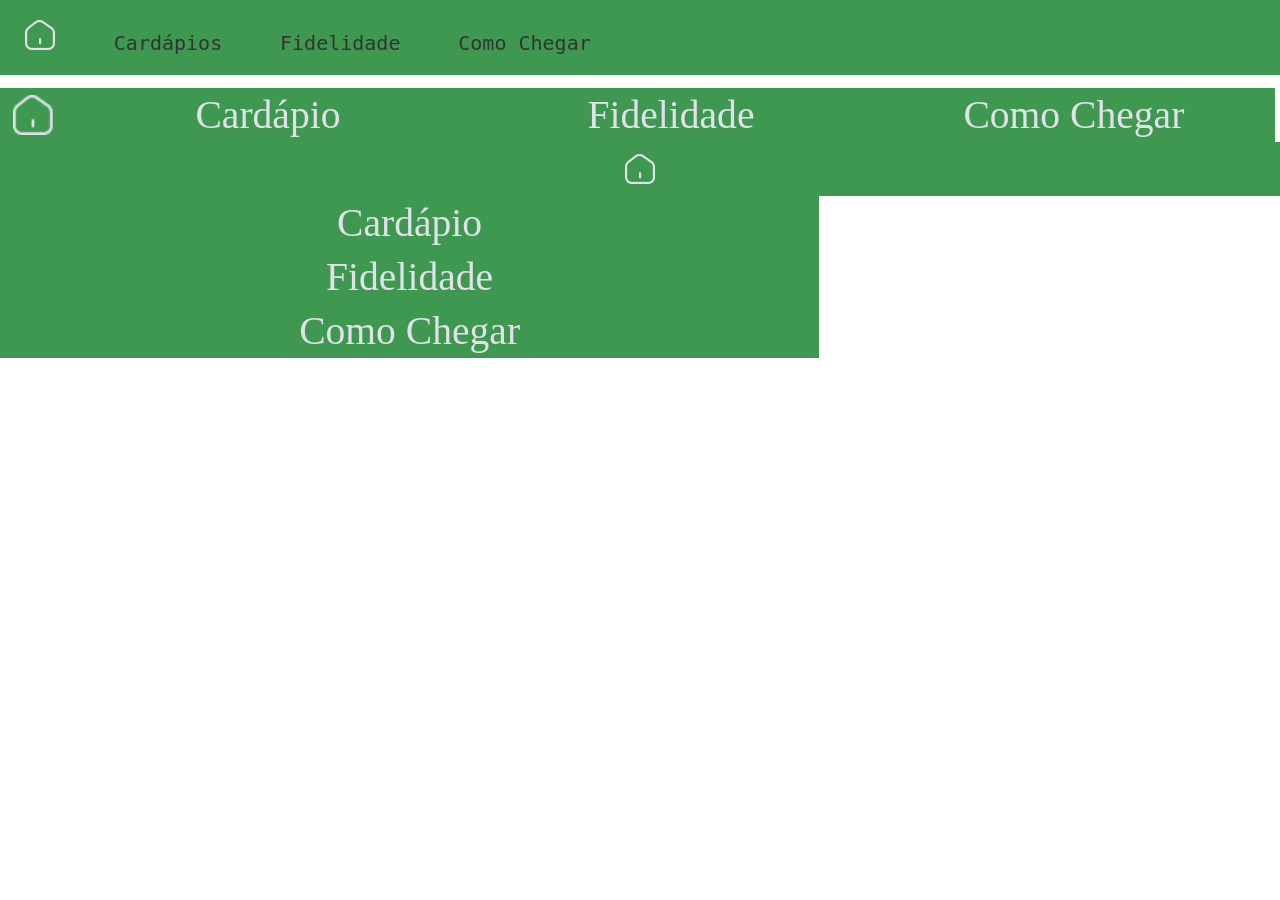
<file: navbar-Test.html>
<!DOCTYPE html>
<html lang="en">
<head>
    <meta charset="UTF-8">
    <meta name="viewport" content="width=device-width, initial-scale=1.0">
    <link rel="stylesheet" href="./css/navbar-Test.css">
    <title>Document</title>
</head>
<body>
  <ul>
      <li><a class="Home" href="./index.html"><img src="./img/Home Icon.png" alt="Ícone Home"></a></li>
      <li>
        <a class="Test" href="#">Cardápios</a>
        <ul class="dropdown">
          <li><a href="./MMain.html">Principal</a></li>
          <li><a href="./MPies.html">Tortas</a></li>
          <li><a href="./MSnacks.html">Lanches</a></li>
          <li><a href="./MDrinks.html">Bebidas</a></li>
          <li><a href="./MDesserts.html">Sobremesas</a></li>
        </ul>
      </li>
      <li>
        <a href="#">Fidelidade</a>
        <ul class="dropdown">
          <li><a href="./FPlan.html">Plano Fidelidade</a></li>
          <li><a href="./FPoints.html">Conseguindo Pontos</a></li>
          <li><a href="./FMenu.html">Cardápio Fidelidade</a></li>
        </ul>
      </li>
      <li>
        <a href="#">Como Chegar</a>
        <ul class="dropdown">
          <li><a href="./HTGRestaurants.html">Restaurantes</a></li>
          <li><a href="./HTGDelivery.html">Áreas de Delivery</a></li>
        </ul>
      </li>
    </ul>

      
  <div class="divNavbar">
    <button class="divHome" onclick="window.location.href='index.html'"><img src="./img/Home Icon.png" alt="Ícone Home" id="HomeIcon"></button>
    <button class="divMenu">Cardápio</button>
    <button class="divFidelity">Fidelidade</button>
    <button class="divHTG">Como Chegar</button>
  </div>

  <div>
  
    <div class="divHome">
        <img src="./img/Home Icon.png" alt="Ícone Home">
    </div>
  
    <div class="divMenu">
      Cardápio
    </div>

    <div class="divFidelity">
      Fidelidade
    </div>

    <div class="divHTG">
      Como Chegar
    </div>
  </div>
</body>
</html>
</file>
<file: css/pattern.css>
/* FONTS */

/* Font - LOBSTER 
Used On:
Site Name */
@import url('https://fonts.googleapis.com/css2?family=Lobster&display=swap'); 

/* Font - BREE SERIF
Used On:
NavBar text */
@import url('https://fonts.googleapis.com/css2?family=Bree+Serif&display=swap');

/* Font - ARVO
Used On:
Contact Titles */
@import url('https://fonts.googleapis.com/css2?family=Arvo&display=swap');

/* Font - JOSEFIN SANS
Used On:
Contact Names */
@import url('https://fonts.googleapis.com/css2?family=Arvo&family=Josefin+Sans&display=swap');

body{
    background-color: #F0F3E2;
    margin: 0;
}

/* HEADER */

.header{
    display: flex;
    align-items: center;
}

.divLogo{
    float: left;
    position: relative;
    width: 30vmin;
    height: 20vmin;
    width: fit-content;
    height: fit-content;
    margin-left: 3%;
}

.logo{
    float: left;
    position: relative;
    width: 20vmin;
}

.title{
    float: left;
    position: relative;
    margin-top: -1%;
    margin-left: 3%;
    margin-right: 2%;
    font-size: 8vmin;
    text-align: center;
    font-family: 'Lobster', cursive;
}

.slogan{
    float: left;
    margin: 3% 5% 3% 7%;
    font-size: 4vmin;
    text-align: center;
}

.divIconCart{
    height: 20vmin;
    display: flex;
    flex-wrap: wrap;
    align-items: end;
    margin-left: 5%;
}

.iconCart{
    float: left;
    display: flex;
    width: 6vmin;
    height: 6vmin;
}

.divIconAccount{
    margin-left: 1%;
    height: 20vmin;
    display: flex;
    flex-wrap: wrap;
    align-content: end;
}

.iconAccount{
    display: flex;
    align-items: end;
    width: 6vmin;
    height: 6vmin;
}

/* NAVBAR */

*{
    padding: 0;
    margin: 0;
}

ul{
    list-style: none;
    background: #3E9850;
    position: sticky;
    top: 0%;
}

ul li{
    display: inline-block;
    position: relative;
}

ul li a{
    display: block;
    padding: 20px 25px;
    color: #E2E0EB;
    text-decoration: none;
    text-align: center;
    font-family: 'Bree Serif', serif;;
    font-size: 20px;
}

ul li ul.dropdown li{
    display: block;
}

ul li ul.dropdown{
    width: 100%;
    background: #3E9850;
    position: absolute;
    top: 5.4vw;
    z-index: 999;
    display: none;
}

ul li a:hover{
    background: #2a6837;
    color: #D9EEC4;
}

ul li:hover ul.dropdown{
    display: block;
}

/* FOOTER */

.divContacts{
    display: flex;
    justify-content: center;
}

.divFollow{
    margin: 1% 2% 1% 2%;
    font-size: 1vw;
    font-family: 'Arvo', serif;
    font-weight: bold;
}

.divSupport{
    margin: 1% 2% 1% 1%;
    font-size: 1vw;
    font-family: 'Arvo', serif;
    font-weight: bold;
}

.contContacts{
    display: grid;
    font-family: 'Josefin Sans', serif;
}

.imgContacts{
    margin-right: 0.5vw;
    width: 2vw;
    height: auto;
}

.Contacts{
    display: flex;
    flex-wrap: wrap;
    align-items: end;
    line-height: 1vw;
    margin: 0.5vw;
}

/* OTHERS */

hr{
    height: 2vmin;
    background-color: #3E9850;
}
</file>
<file: css/homePage.css>
/* FONTS */

/* Font - BREE SERIF
Used On:
Button Text */
@import url('https://fonts.googleapis.com/css2?family=Bree+Serif&display=swap');

/* Font - JOSEFIN SANS
Used On:
Menu's Description */
@import url('https://fonts.googleapis.com/css2?family=Arvo&family=Josefin+Sans&display=swap');

/* BODY */

.divContent{
    margin: 2vw 4.5vw;
}

.divPies{
    display: flex;
    flex-wrap: wrap;
    margin: 1.5vw;
}

.divSnacks{
    display: flex;
    flex-wrap: wrap;
    margin: 1.5vw;
}

.divDrinks{
    display: flex;
    flex-wrap: wrap;
    margin: 1.5vw;
}

.divDesserts{
    display: flex;
    flex-wrap: wrap;
    margin: 1.5vw;
}

.menuPicture{
    width: 25vw;
}

.descMenu{
    width: 40vw;
    height: auto;
    margin: 1vw 2vw 1vw 2vw;
    font-size: 1.5vw;
    text-align: justify;
    font-family: 'Josefin Sans', serif;
}

.divButton{
    margin: 1vw;
    display: flex;
    align-items: center;
}

.buttonMenu{
    height: 3vw;
    width: 15vw;
    /* padding: 1vw; */
    line-height: 1vw;

    background-color: #3e9850;
    color: #E2E0EB;
    border: none;
    border-radius: 5%;
    font-size: 1.3vw;
    font-family: 'Bree Serif', serif;
    
}
</file>
<file: css/fidelity.css>
/* FONTS */

/* Font - LOBSTER 
Used On:
Site Name */
@import url('https://fonts.googleapis.com/css2?family=Lobster&display=swap'); 

/* Font - BREE SERIF
Used On:
NavBar text */
@import url('https://fonts.googleapis.com/css2?family=Bree+Serif&display=swap');

/* Font - ARVO
Used On:
Contact Titles */
@import url('https://fonts.googleapis.com/css2?family=Arvo&display=swap');

/* Font - JOSEFIN SANS
Used On:
Contact Names */
@import url('https://fonts.googleapis.com/css2?family=Arvo&family=Josefin+Sans&display=swap');

/* Font - BEBAS NEUE
Used On:
Menu Title
Food Title */
@import url('https://fonts.googleapis.com/css2?family=Bebas+Neue&display=swap');

body{
    background-color: #EEE0C4;
    margin: 0;
}

/* HEADER */

.header{
    display: flex;
    align-items: center;
}

.divLogo{
    float: left;
    position: relative;
    width: 30vmin;
    height: 20vmin;
    width: fit-content;
    height: fit-content;
    margin-left: 3%;
}

.logo{
    float: left;
    position: relative;
    width: 20vmin;
}

.title{
    float: left;
    position: relative;
    margin-top: -1%;
    margin-left: 3%;
    margin-right: 2%;
    font-size: 8vmin;
    text-align: center;
    font-family: 'Lobster', cursive;
}

.slogan{
    float: left;
    margin: 3% 5% 3% 7%;
    font-size: 4vmin;
    text-align: center;
}

.divIconCart{
    height: 20vmin;
    display: flex;
    flex-wrap: wrap;
    align-items: end;
    margin-left: 5%;
}

.iconCart{
    float: left;
    display: flex;
    width: 6vmin;
    height: 6vmin;
}

.divIconAccount{
    margin-left: 1%;
    height: 20vmin;
    display: flex;
    flex-wrap: wrap;
    align-content: end;
}

.iconAccount{
    display: flex;
    align-items: end;
    width: 6vmin;
    height: 6vmin;
}

/* NAVBAR */

*{
    padding: 0;
    margin: 0;
}

ul{
    list-style: none;
    background: #DDA12B;
    position: sticky;
    top: 0%;
}

ul li{
    display: inline-block;
    position: relative;
}

ul li a{
    display: block;
    padding: 20px 25px;
    color: #E2E0EB;
    text-decoration: none;
    text-align: center;
    font-family: 'Bree Serif', serif;;
    font-size: 20px;
}

ul li ul.dropdown li{
    display: block;
}

ul li ul.dropdown{
    width: 100%;
    background: #DDA12B;
    position: absolute;
    top: 5.4vw;
    z-index: 999;
    display: none;
}

ul li a:hover{
    background: #b48323;
    color: #EEE0C4;
}

ul li:hover ul.dropdown{
    display: block;
}

/* BODY */

.menuTitle{
    text-align: center;
    font-size: 5vw;
    color: #DDA12B;
    font-family: 'Bebas Neue', sans-serif;

    margin: 4vw 0vw;
}

.divContent{
    margin: 2vw 4.5vw;
}

.divFood{
    display: flex;
    flex-wrap: initial;
    margin: 1.5vw;
    margin-bottom: 10vw;
}

.pictureEmpada{
    width: 50vw;
}

.foodTitle{
    font-family: 'Bebas Neue', sans-serif;
    font-size: 3vw;
    margin: 0vw 2vw;
    height: 3vw;
    width: fit-content;
}

.descEmpada{
    width: 35vw;
    height: auto;
    margin: 2vw 2vw 1vw 2vw;
    font-size: 2vw;
    text-align: justify;
    font-family: 'Josefin Sans', serif;
}

.pictureCorn{
    width: 40vw;;
}

.descCorn{
    width: 35vw;
    height: auto;
    margin: 2vw 2vw 1vw 2vw;
    font-size: 2vw;
    text-align: justify;
    font-family: 'Josefin Sans', serif;
}

.pictureNam{
    width: 44vw;
}

.descNam{
    width: 35vw;
    height: auto;
    margin: 2vw 2vw 1vw 2vw;
    font-size: 2vw;
    text-align: justify;
    font-family: 'Josefin Sans', serif;
}

.pictureChe{
    width: 40vw;;
}

.descChe{
    width: 35vw;
    height: auto;
    margin: 2vw 2vw 1vw 2vw;
    font-size: 2vw;
    text-align: justify;
    font-family: 'Josefin Sans', serif;
}

.divButtons{
    margin: 1.5vw 1vw 0vw 2vw;
    display: flex;
    align-items: center;
    width: auto;
}

.buttonMinus{
    height: 3vw;
    width: 3vw;
    margin: 0vw 0.5vw 0vw 2vw;
    line-height: 1vw;

    background-color: #DDA12B;
    color: #FBFEFC;
    border: none;
    border-radius: 5%;
    font-size: 2vw;
    font-weight: bolder;
    font-family: 'Bree Serif', serif;
}

.divNumber{
    height: 3vw;
    width: 6vw;

    background-color: #F5F5F5;
    color: #DDA12B;
    border: none;
    border-radius: 5%;
    font-size: 2vw;
    font-weight: bolder;
    text-align: center;
    font-family: 'Bree Serif', serif;
}

.buttonPlus{
    height: 3vw;
    width: 3vw;
    margin: 0vw 2vw 0vw 0.5vw;
    line-height: 1vw;

    background-color: #DDA12B;
    color: #FBFEFC;
    border: none;
    border-radius: 5%;
    font-size: 2vw;
    font-weight: bolder;
    font-family: 'Bree Serif', serif;
}

.buttonCart{
    height: 3vw;
    width: 20vw;
    padding: 1vw;
    line-height: 1vw;

    background-color: #DDA12B;
    color: #E2E0EB;
    border: none;
    border-radius: 5%;
    font-size: 1.5vw;
    font-weight: bold;
    font-family: 'Bree Serif', serif;
}

.buttonFav{
    height: 3vw;
    margin: 0vw 2vw;
}

/* FOOTER */

.divContacts{
    display: flex;
    justify-content: center;
}

.divFollow{
    margin: 1% 2% 1% 2%;
    font-size: 1vw;
    font-family: 'Arvo', serif;
    font-weight: bold;
}

.divSupport{
    margin: 1% 2% 1% 1%;
    font-size: 1vw;
    font-family: 'Arvo', serif;
    font-weight: bold;
}

.contContacts{
    display: grid;
    font-family: 'Josefin Sans', serif;
}

.imgContacts{
    margin-right: 0.5vw;
    width: 2vw;
    height: auto;
}

.Contacts{
    display: flex;
    flex-wrap: wrap;
    align-items: end;
    line-height: 1vw;
    margin: 0.5vw;
}

/* OTHERS */

hr{
    height: 2vmin;
    background-color: #DDA12B;
}
</file>
<file: css/menus.css>
/* FONTS */

/* Font - BREE SERIF
Used On:
Button Text */
@import url('https://fonts.googleapis.com/css2?family=Bree+Serif&display=swap');

/* Font - JOSEFIN SANS
Used On:
Food Description */
@import url('https://fonts.googleapis.com/css2?family=Arvo&family=Josefin+Sans&display=swap');

/* Font - BEBAS NEUE
Used On:
Menu Title
Food Title */
@import url('https://fonts.googleapis.com/css2?family=Bebas+Neue&display=swap');

/* BODY */

.menuTitle{
    text-align: center;
    font-size: 5vw;
    font-family: 'Bebas Neue', sans-serif;

    margin: 4vw 0vw;
}

.divContent{
    margin: 2vw 4.5vw;
}

.divFood{
    display: flex;
    flex-wrap: inherit;
    margin: 1.5vw;
    margin-bottom: 3vw;
}

.foodPicture{
    width: 35vw;
}

.foodTitle{
    font-family: 'Bebas Neue', sans-serif;
    font-size: 3vw;
    margin: 0vw 2vw;
    height: 3vw;
    width: fit-content;
}

.foodDesc{
    width: 50vw;
    height: auto;
    margin: 2vw 2vw 1vw 2vw;
    font-size: 2vw;
    text-align: justify;
    font-family: 'Josefin Sans', serif;
}

.divButtons{
    margin: 1.5vw 3vw 0vw 5vw;
    display: flex;
    align-items: center;
    width: auto;
}

.buttonMinus{
    height: 3vw;
    width: 3vw;
    margin: 0vw 0.5vw 0vw 2vw;
    line-height: 1vw;

    background-color: #3e9850;
    color: #FBFEFC;
    border: none;
    border-radius: 5%;
    font-size: 2vw;
    font-weight: bolder;
    font-family: 'Bree Serif', serif;
}

.divNumber{
    height: 3vw;
    width: 6vw;

    background-color: #F5F5F5;
    color: #3e9850;
    border: none;
    border-radius: 5%;
    font-size: 2vw;
    font-weight: bolder;
    text-align: center;
    font-family: 'Bree Serif', serif;
}

.buttonPlus{
    height: 3vw;
    width: 3vw;
    margin: 0vw 2vw 0vw 0.5vw;
    line-height: 1vw;

    background-color: #3e9850;
    color: #FBFEFC;
    border: none;
    border-radius: 5%;
    font-size: 2vw;
    font-weight: bolder;
    font-family: 'Bree Serif', serif;
}

.buttonCart{
    height: 3vw;
    width: 20vw;
    padding: 1vw;
    line-height: 1vw;

    background-color: #3e9850;
    color: #E2E0EB;
    border: none;
    border-radius: 5%;
    font-size: 1.5vw;
    font-weight: bold;
    font-family: 'Bree Serif', serif;
}

.buttonFav{
    height: 3vw;
    margin: 0vw 2vw;
}
</file>
<file: css/navbar-Test.css>
*{
    padding: 0;
    margin: 0;
    font-family: monospace;
}

ul{
    list-style: none;
    background: #3E9850;
}

ul li{
    display: inline-block;
    position: relative;
}

ul li a{
    display: block;
    padding: 20px 25px;
    color: #343435;
    text-decoration: none;
    text-align: center;
    font-size: 20px;
}

ul li ul.dropdown li{
    display: block;
}

ul li ul.dropdown{
    width: 100%;
    background: #D9EEC4;
    position: absolute;
    z-index: 999;
    display: none;
}

ul li a:hover{
    background: #2a6837;
}

ul li:hover ul.dropdown{
    display: block;
}



/* ------------------------------------------------------------------------- */



.divNavbar{
    display: inline-flex;
    margin-top: 1%;
    width: 58.3vw;
    height: auto;
    position: sticky;
    top: 0px;
}

/* Button Home  */
.divHome{
    display: flex;
    background-color: #3E9850;
    padding: 0% 1vw;
    height: 6vmin;
    border: 0;
    align-items: center;
    justify-content: center;

}

#HomeIcon{
    width: auto;
    height: 4.4vmin;
}

/* Button Menu  */
.divMenu{
    display: flex;
    background-color: #3E9850;
    height: 6vmin;
    border: 0;
    padding: 0% 27%;
    width: 10vw;
    height: auto;

    white-space: nowrap;
    align-items: center;
    justify-content: center;
    line-height: 6vmin;
    color: #E2E0EB;
    font-family: 'Bree Serif', serif;
    font-size: 4.4vmin;
    font-weight: 400;
}

/* Button Fidelity  */
.divFidelity{
    display: flex;
    background-color: #3E9850;
    height: 6vmin;
    border: 0;
    padding: 0% 27%;
    width: 10vw;
    height: auto;

    white-space: nowrap;
    align-items: center;
    justify-content: center;
    line-height: 6vmin;
    color: #E2E0EB;
    font-family: 'Bree Serif', serif;
    font-size: 4.4vmin;
    font-weight: 400;
}

/* Button How To Go  */
.divHTG{
    display: flex;
    background-color: #3E9850;
    height: 6vmin;
    border: 0;
    padding: 0% 27%;
    width: 10vw;
    height: auto;

    white-space: nowrap;
    align-items: center;
    justify-content: center;
    line-height: 6vmin;
    color: #E2E0EB;
    font-family: 'Bree Serif', serif;
    font-size: 4.4vmin;
    font-weight: 400;
}
</file>
